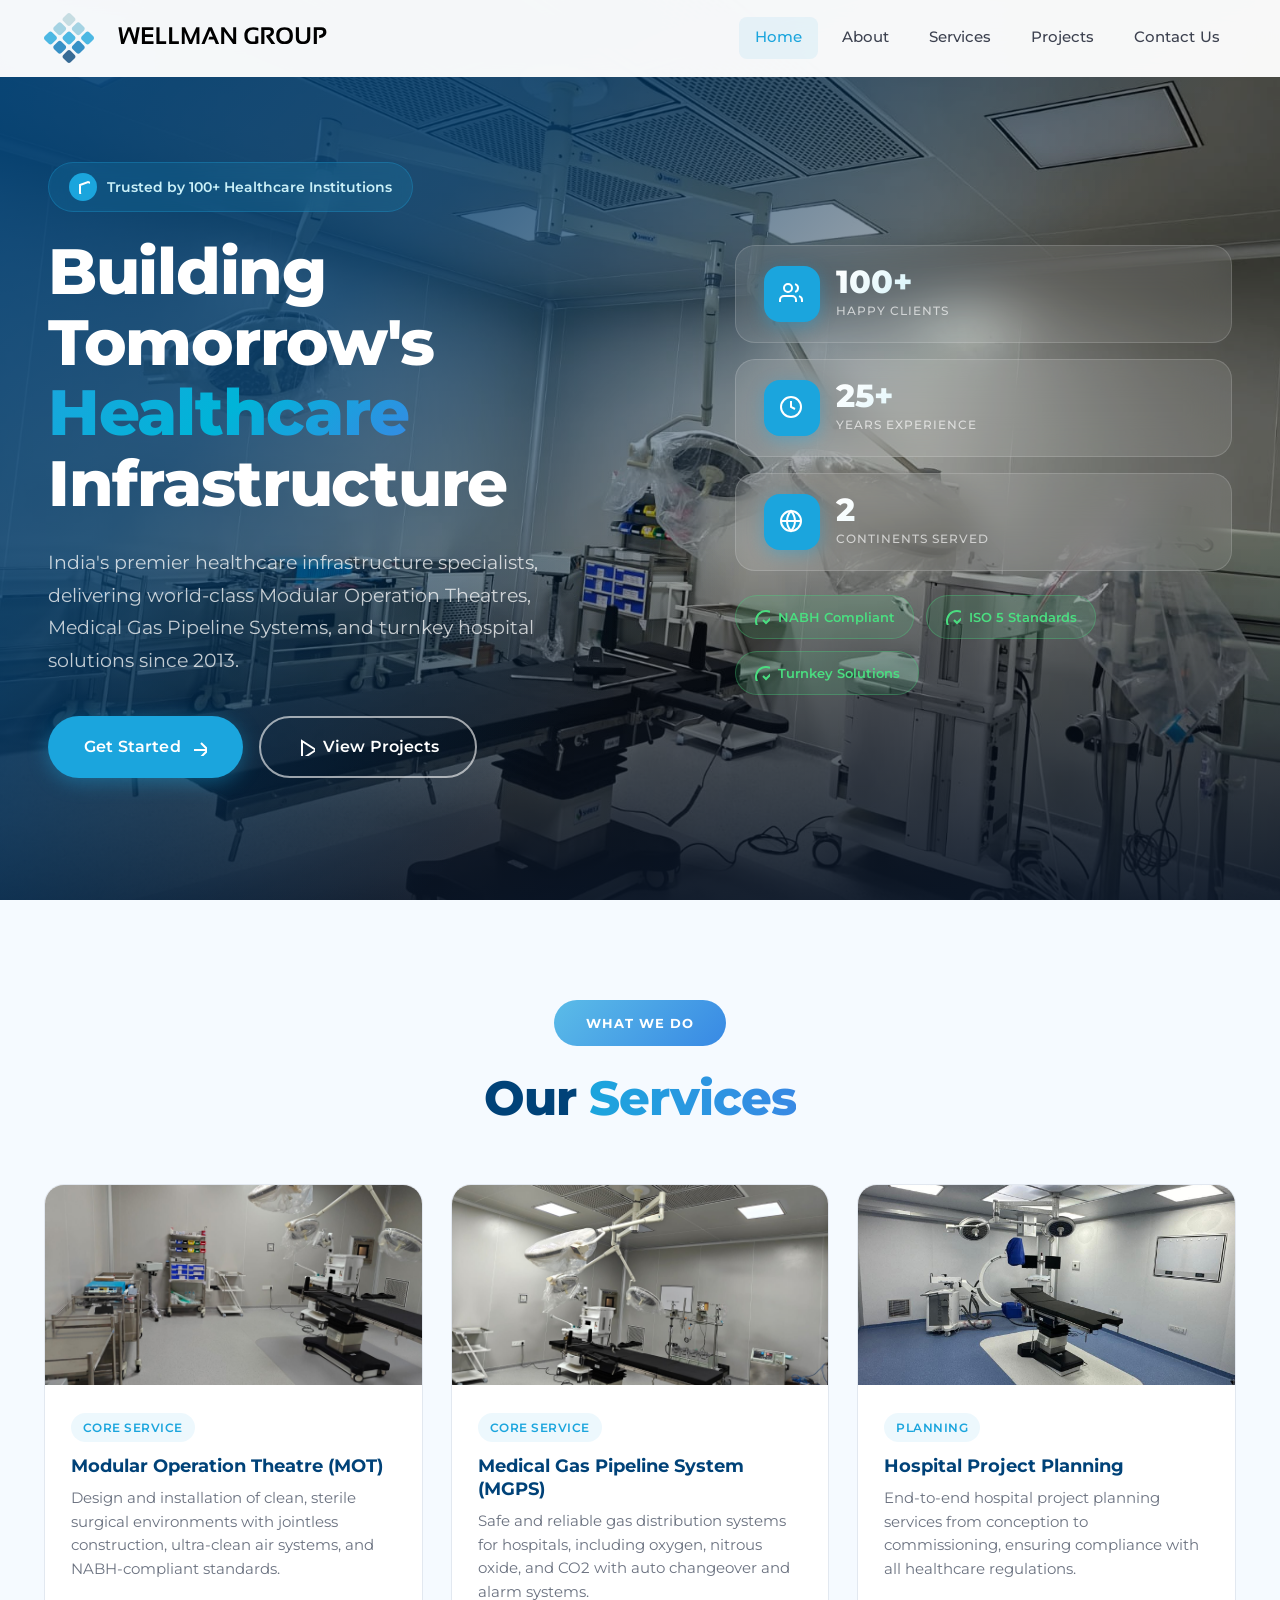
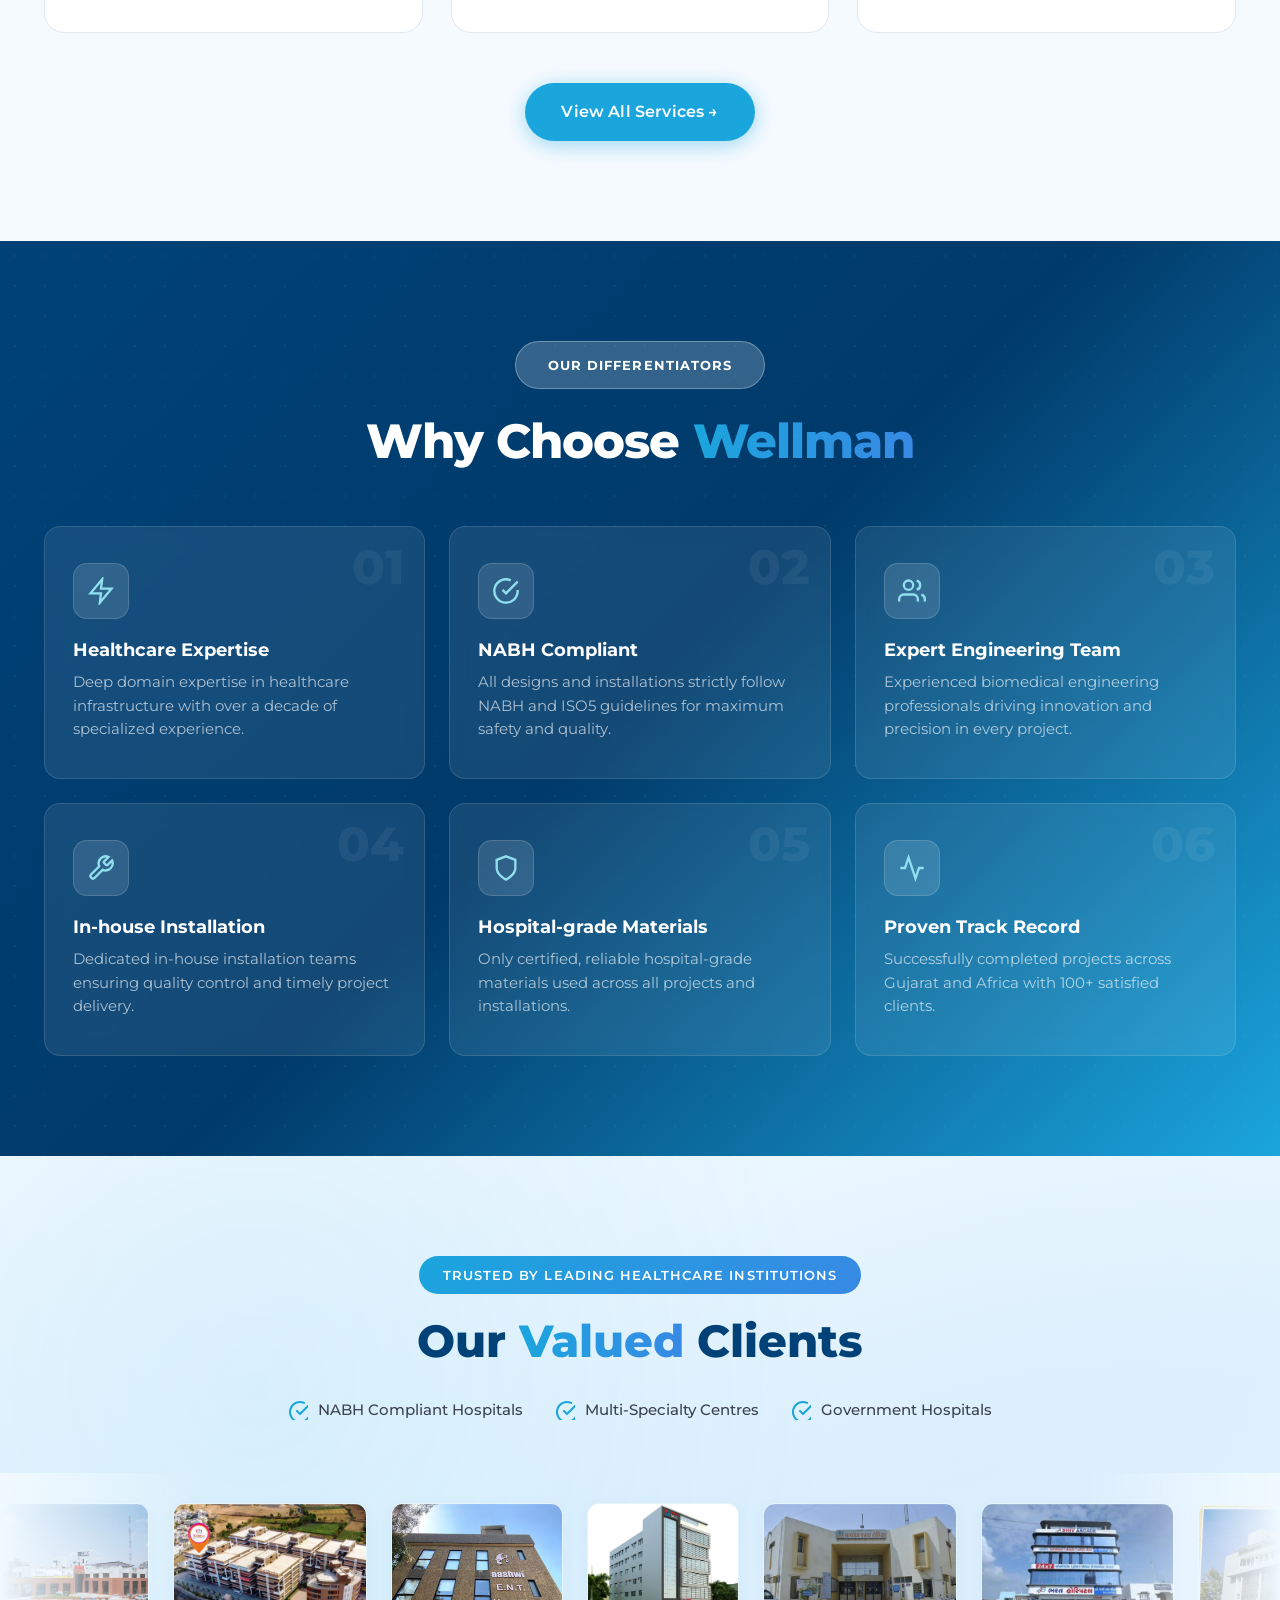
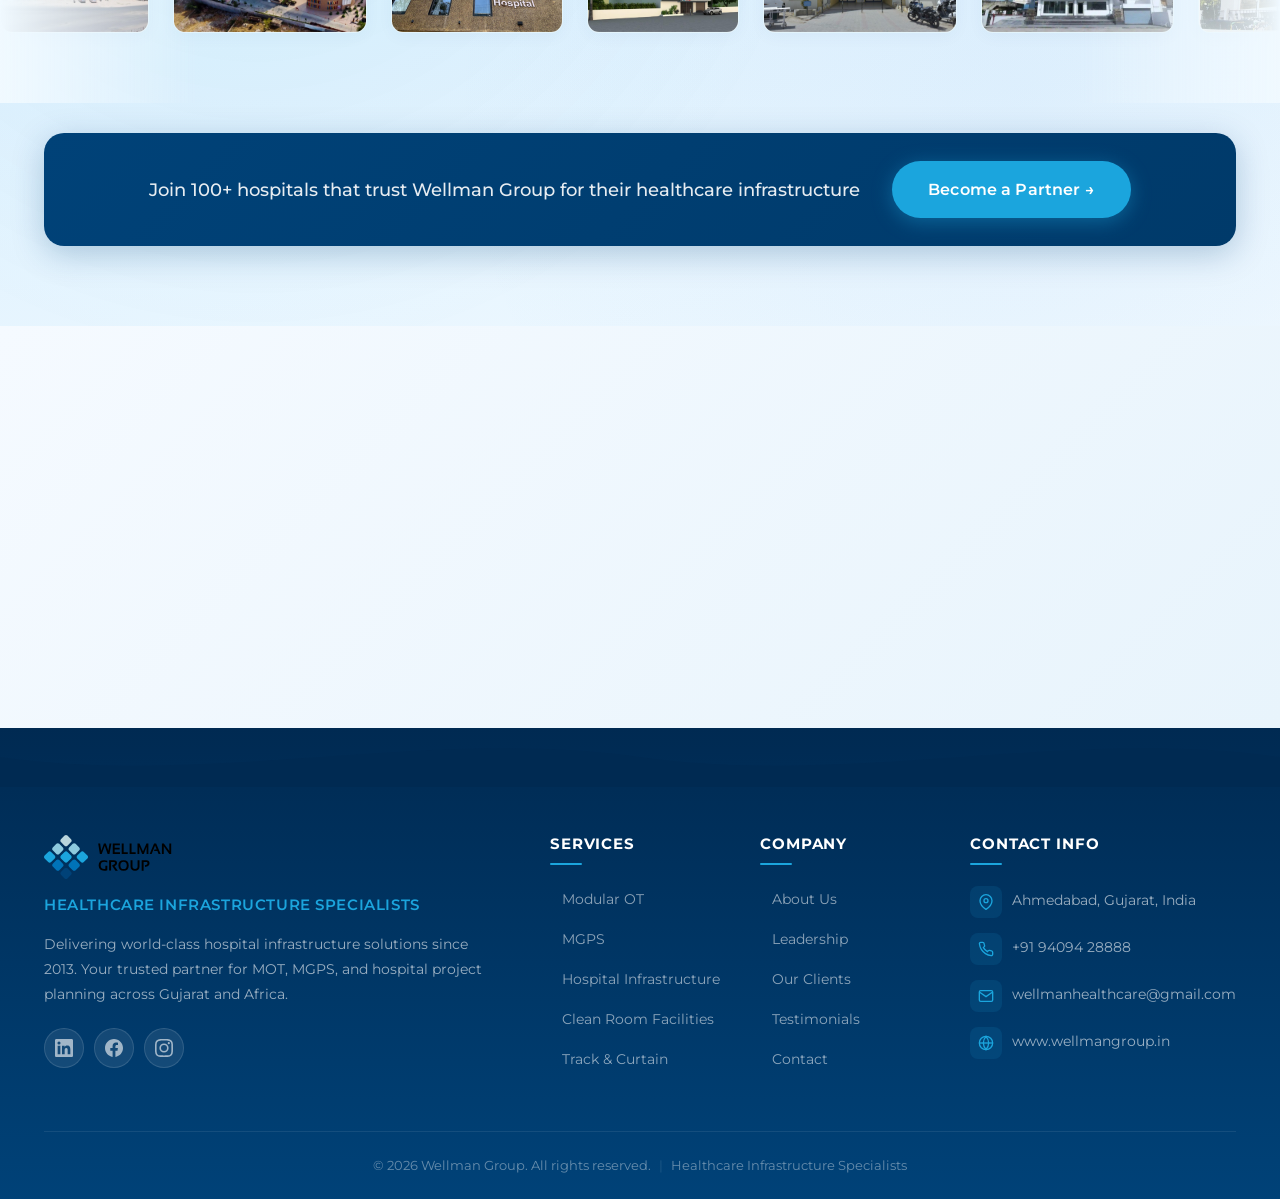
<file: index.html>
<!DOCTYPE html>
<html lang="en">
<head>
  <meta charset="UTF-8">
  <meta name="viewport" content="width=device-width, initial-scale=1.0">
  <title>Wellman Group | Healthcare Infrastructure Specialists</title>
  <meta name="description" content="Wellman Group - Leading healthcare infrastructure specialists in Modular Operation Theatres, Medical Gas Pipeline Systems, and Hospital Project Planning. NABH compliant solutions since 2013.">
  <link rel="icon" type="image/svg+xml" href="images/logo-mini.svg">
  <link rel="preconnect" href="https://fonts.googleapis.com">
  <link rel="preconnect" href="https://fonts.gstatic.com" crossorigin>
  <link href="https://fonts.googleapis.com/css2?family=Montserrat:wght@400;500;600;700;800;900&display=swap" rel="stylesheet">
  <link rel="stylesheet" href="styles.css">
</head>
<body>

  <!-- ===== NAVBAR ===== -->
  <nav class="navbar" id="navbar">
    <div class="container nav-container">
      <a href="index.html" class="nav-logo">
        <img src="images/logo.svg" alt="Wellman Group Logo">
      </a>
      <div class="nav-links" id="navLinks">
        <a href="index.html" class="active">Home</a>
        <a href="about.html">About</a>
        <a href="services.html">Services</a>
        <a href="projects.html">Projects</a>
        <a href="contact.html" class="btn btn-nav">Contact Us</a>
      </div>
      <button class="nav-toggle" id="navToggle" aria-label="Toggle navigation">
        <span></span><span></span><span></span>
      </button>
    </div>
  </nav>

  <!-- ===== HERO ULTRA ===== -->
  <section class="hero-ultra">
    <div class="hero-ultra-bg">
      <img src="images/ot_2.jpeg" alt="Healthcare Infrastructure">
      <div class="hero-ultra-overlay"></div>
    </div>
    
    <div class="hero-ultra-inner container">
      <div class="hero-ultra-left">
        <div class="hero-tagline-chip">
          <span class="htc-icon">
            <svg width="16" height="16" fill="none" stroke="currentColor" stroke-width="2"><path d="M12 22s8-4 8-10V5l-8-3-8 3v7c0 6 8 10 8 10z"/></svg>
          </span>
          Trusted by 100+ Healthcare Institutions
        </div>
        
        <h1 class="hero-ultra-title">
          Building Tomorrow's <span class="hu-gradient">Healthcare</span> Infrastructure
        </h1>
        
        <p class="hero-ultra-subtitle">
          India's premier healthcare infrastructure specialists, delivering world-class Modular Operation Theatres, Medical Gas Pipeline Systems, and turnkey hospital solutions since 2013.
        </p>
        
        <div class="hero-ultra-cta">
          <a href="contact.html" class="btn btn-primary btn-lg">
            <span>Get Started</span>
            <svg width="18" height="18" fill="none" stroke="currentColor" stroke-width="2"><path d="M5 12h14M12 5l7 7-7 7"/></svg>
          </a>
          <a href="projects.html" class="btn btn-outline btn-lg">
            <svg width="18" height="18" fill="none" stroke="currentColor" stroke-width="2"><polygon points="5 3 19 12 5 21 5 3"/></svg>
            <span>View Projects</span>
          </a>
        </div>
      </div>
      
      <div class="hero-ultra-right">
        <!-- Stats cards -->
        <div class="hero-stats-grid">
          <div class="hero-stat-card">
            <div class="hsc-icon">
              <svg width="28" height="28" fill="none" stroke="currentColor" stroke-width="2"><path d="M17 21v-2a4 4 0 0 0-4-4H5a4 4 0 0 0-4 4v2"/><circle cx="9" cy="7" r="4"/><path d="M23 21v-2a4 4 0 0 0-3-3.87M16 3.13a4 4 0 0 1 0 7.75"/></svg>
            </div>
            <div class="hsc-content">
              <span class="hsc-num">100+</span>
              <span class="hsc-label">Happy Clients</span>
            </div>
          </div>
          
          <div class="hero-stat-card">
            <div class="hsc-icon">
              <svg width="28" height="28" fill="none" stroke="currentColor" stroke-width="2"><circle cx="12" cy="12" r="10"/><polyline points="12 6 12 12 16 14"/></svg>
            </div>
            <div class="hsc-content">
              <span class="hsc-num">25+</span>
              <span class="hsc-label">Years Experience</span>
            </div>
          </div>
          
          <div class="hero-stat-card">
            <div class="hsc-icon">
              <svg width="28" height="28" fill="none" stroke="currentColor" stroke-width="2"><circle cx="12" cy="12" r="10"/><line x1="2" y1="12" x2="22" y2="12"/><path d="M12 2a15.3 15.3 0 0 1 4 10 15.3 15.3 0 0 1-4 10 15.3 15.3 0 0 1-4-10 15.3 15.3 0 0 1 4-10z"/></svg>
            </div>
            <div class="hsc-content">
              <span class="hsc-num">2</span>
              <span class="hsc-label">Continents Served</span>
            </div>
          </div>
        </div>
        
        <!-- Feature pills -->
        <div class="hero-features">
          <div class="hero-feature-pill">
            <svg width="16" height="16" fill="none" stroke="currentColor" stroke-width="2"><path d="M22 11.08V12a10 10 0 1 1-5.93-9.14"/><polyline points="22 4 12 14.01 9 11.01"/></svg>
            NABH Compliant
          </div>
          <div class="hero-feature-pill">
            <svg width="16" height="16" fill="none" stroke="currentColor" stroke-width="2"><path d="M22 11.08V12a10 10 0 1 1-5.93-9.14"/><polyline points="22 4 12 14.01 9 11.01"/></svg>
            ISO 5 Standards
          </div>
          <div class="hero-feature-pill">
            <svg width="16" height="16" fill="none" stroke="currentColor" stroke-width="2"><path d="M22 11.08V12a10 10 0 1 1-5.93-9.14"/><polyline points="22 4 12 14.01 9 11.01"/></svg>
            Turnkey Solutions
          </div>
        </div>
      </div>
    </div>
  </section>

  <!-- ===== SERVICES PREVIEW ===== -->
  <section class="section section-alt">
    <div class="container">
      <div class="section-header-new">
        <span class="shn-eyebrow">What We Do</span>
        <h2>Our <span class="shn-highlight">Services</span></h2>
      </div>
      <div class="services-grid">
        <div class="service-card fade-up">
          <div class="service-card-img">
            <img src="images/ot_3.jpeg" alt="Modular Operation Theatre">
          </div>
          <div class="service-card-body">
            <div class="service-tag">Core Service</div>
            <h3>Modular Operation Theatre (MOT)</h3>
            <p>Design and installation of clean, sterile surgical environments with jointless construction, ultra-clean air systems, and NABH-compliant standards.</p>
          </div>
        </div>
        <div class="service-card fade-up">
          <div class="service-card-img">
            <img src="images/ot_7.jpeg" alt="Medical Gas Pipeline System">
          </div>
          <div class="service-card-body">
            <div class="service-tag">Core Service</div>
            <h3>Medical Gas Pipeline System (MGPS)</h3>
            <p>Safe and reliable gas distribution systems for hospitals, including oxygen, nitrous oxide, and CO2 with auto changeover and alarm systems.</p>
          </div>
        </div>
        <div class="service-card fade-up">
          <div class="service-card-img">
            <img src="images/ot_19.jpeg" alt="Hospital Project Planning">
          </div>
          <div class="service-card-body">
            <div class="service-tag">Planning</div>
            <h3>Hospital Project Planning</h3>
            <p>End-to-end hospital project planning services from conception to commissioning, ensuring compliance with all healthcare regulations.</p>
          </div>
        </div>
      </div>
      <div class="section-cta-center fade-up">
        <a href="services.html" class="btn btn-primary">View All Services &rarr;</a>
      </div>
    </div>
  </section>

  <!-- ===== WHY CHOOSE US (Brief) ===== -->
  <section class="why-section">
    <div class="why-bg-pattern"></div>
    <div class="container">
      <div class="section-header-new section-header-white">
        <span class="shn-eyebrow shn-eyebrow-white">Our Differentiators</span>
        <h2>Why Choose <span class="shn-highlight">Wellman</span></h2>
      </div>
      <div class="why-features-grid">
        <div class="why-feature-card fade-up">
          <div class="wfc-number">01</div>
          <div class="wfc-icon">
            <svg width="28" height="28" viewBox="0 0 24 24" fill="none" stroke="currentColor" stroke-width="2"><path d="M13 2L3 14h9l-1 8 10-12h-9l1-8z"/></svg>
          </div>
          <h3>Healthcare Expertise</h3>
          <p>Deep domain expertise in healthcare infrastructure with over a decade of specialized experience.</p>
        </div>
        <div class="why-feature-card fade-up">
          <div class="wfc-number">02</div>
          <div class="wfc-icon">
            <svg width="28" height="28" viewBox="0 0 24 24" fill="none" stroke="currentColor" stroke-width="2"><path d="M22 11.08V12a10 10 0 1 1-5.93-9.14"/><polyline points="22 4 12 14.01 9 11.01"/></svg>
          </div>
          <h3>NABH Compliant</h3>
          <p>All designs and installations strictly follow NABH and ISO5 guidelines for maximum safety and quality.</p>
        </div>
        <div class="why-feature-card fade-up">
          <div class="wfc-number">03</div>
          <div class="wfc-icon">
            <svg width="28" height="28" viewBox="0 0 24 24" fill="none" stroke="currentColor" stroke-width="2"><path d="M17 21v-2a4 4 0 0 0-4-4H5a4 4 0 0 0-4 4v2"/><circle cx="9" cy="7" r="4"/><path d="M23 21v-2a4 4 0 0 0-3-3.87"/><path d="M16 3.13a4 4 0 0 1 0 7.75"/></svg>
          </div>
          <h3>Expert Engineering Team</h3>
          <p>Experienced biomedical engineering professionals driving innovation and precision in every project.</p>
        </div>
        <div class="why-feature-card fade-up">
          <div class="wfc-number">04</div>
          <div class="wfc-icon">
            <svg width="28" height="28" viewBox="0 0 24 24" fill="none" stroke="currentColor" stroke-width="2"><path d="M14.7 6.3a1 1 0 0 0 0 1.4l1.6 1.6a1 1 0 0 0 1.4 0l3.77-3.77a6 6 0 0 1-7.94 7.94l-6.91 6.91a2.12 2.12 0 0 1-3-3l6.91-6.91a6 6 0 0 1 7.94-7.94l-3.76 3.76z"/></svg>
          </div>
          <h3>In-house Installation</h3>
          <p>Dedicated in-house installation teams ensuring quality control and timely project delivery.</p>
        </div>
        <div class="why-feature-card fade-up">
          <div class="wfc-number">05</div>
          <div class="wfc-icon">
            <svg width="28" height="28" viewBox="0 0 24 24" fill="none" stroke="currentColor" stroke-width="2"><path d="M12 22s8-4 8-10V5l-8-3-8 3v7c0 6 8 10 8 10z"/></svg>
          </div>
          <h3>Hospital-grade Materials</h3>
          <p>Only certified, reliable hospital-grade materials used across all projects and installations.</p>
        </div>
        <div class="why-feature-card fade-up">
          <div class="wfc-number">06</div>
          <div class="wfc-icon">
            <svg width="28" height="28" viewBox="0 0 24 24" fill="none" stroke="currentColor" stroke-width="2"><polyline points="22 12 18 12 15 21 9 3 6 12 2 12"/></svg>
          </div>
          <h3>Proven Track Record</h3>
          <p>Successfully completed projects across Gujarat and Africa with 100+ satisfied clients.</p>
        </div>
      </div>
    </div>
  </section>

  <!-- ===== CLIENTS PREVIEW ===== -->
  <section class="clients-section-new">
    <div class="clients-bg-pattern"></div>
    <div class="container">
      <div class="clients-header-new fade-up">
        <span class="clients-eyebrow">Trusted by Leading Healthcare Institutions</span>
        <h2>Our <span class="clients-highlight">Valued</span> Clients</h2>
        <div class="clients-trust-badges">
          <div class="ctb-item">
            <svg width="20" height="20" fill="none" stroke="currentColor" stroke-width="2" stroke-linecap="round" stroke-linejoin="round"><path d="M22 11.08V12a10 10 0 1 1-5.93-9.14"/><polyline points="22 4 12 14.01 9 11.01"/></svg>
            <span>NABH Compliant Hospitals</span>
          </div>
          <div class="ctb-item">
            <svg width="20" height="20" fill="none" stroke="currentColor" stroke-width="2" stroke-linecap="round" stroke-linejoin="round"><path d="M22 11.08V12a10 10 0 1 1-5.93-9.14"/><polyline points="22 4 12 14.01 9 11.01"/></svg>
            <span>Multi-Specialty Centres</span>
          </div>
          <div class="ctb-item">
            <svg width="20" height="20" fill="none" stroke="currentColor" stroke-width="2" stroke-linecap="round" stroke-linejoin="round"><path d="M22 11.08V12a10 10 0 1 1-5.93-9.14"/><polyline points="22 4 12 14.01 9 11.01"/></svg>
            <span>Government Hospitals</span>
          </div>
        </div>
      </div>
    </div>

    <!-- Modern Client Logo Grid -->
    <div class="clients-logo-showcase">
      <div class="cls-track cls-track-1">
        <div class="cls-logo-card"><img src="images/hcg_hospital.png" alt="HCG Hospital"></div>
        <div class="cls-logo-card"><img src="images/kimaya_hospital.png" alt="Kimaya Hospital"></div>
        <div class="cls-logo-card"><img src="images/aashwi_ent.png" alt="Aashwi ENT"></div>
        <div class="cls-logo-card"><img src="images/aayush_hospital.png" alt="Aayush Hospital"></div>
        <div class="cls-logo-card"><img src="images/bhagyoday_hospital.png" alt="Bhagyoday Hospital"></div>
        <div class="cls-logo-card"><img src="images/bharat_hospital.png" alt="Bharat Hospital"></div>
        <div class="cls-logo-card"><img src="images/vasant_prabha.png" alt="Vasant Prabha"></div>
        <!-- Duplicate for loop -->
        <div class="cls-logo-card"><img src="images/hcg_hospital.png" alt="HCG Hospital"></div>
        <div class="cls-logo-card"><img src="images/kimaya_hospital.png" alt="Kimaya Hospital"></div>
        <div class="cls-logo-card"><img src="images/aashwi_ent.png" alt="Aashwi ENT"></div>
        <div class="cls-logo-card"><img src="images/aayush_hospital.png" alt="Aayush Hospital"></div>
        <div class="cls-logo-card"><img src="images/bhagyoday_hospital.png" alt="Bhagyoday Hospital"></div>
        <div class="cls-logo-card"><img src="images/bharat_hospital.png" alt="Bharat Hospital"></div>
        <div class="cls-logo-card"><img src="images/vasant_prabha.png" alt="Vasant Prabha"></div>
      </div>
    </div>

    <div class="container">
      <div class="clients-cta-bar fade-up">
        <p>Join 100+ hospitals that trust Wellman Group for their healthcare infrastructure</p>
        <a href="contact.html" class="btn btn-primary">Become a Partner &rarr;</a>
      </div>
    </div>
  </section>

  <!-- ===== CTA BANNER ===== -->
  <section class="cta-banner">
    <div class="container">
      <div class="cta-banner-inner fade-up">
        <div class="cta-banner-text">
          <h2>Ready to Transform Your Healthcare Facility?</h2>
          <p>Let's discuss how we can help you build world-class medical infrastructure.</p>
        </div>
        <div class="cta-banner-actions">
          <a href="contact.html" class="btn btn-primary btn-lg">Get a Free Consultation</a>
          <a href="tel:+919409428888" class="btn btn-outline btn-lg">Call +91 94094 28888</a>
        </div>
      </div>
    </div>
  </section>

  <!-- ===== FOOTER ===== -->
  <footer class="footer">
    <div class="footer-top-wave">
      <svg viewBox="0 0 1440 80" fill="none" xmlns="http://www.w3.org/2000/svg" preserveAspectRatio="none">
        <path d="M0 40C240 80 480 0 720 40C960 80 1200 0 1440 40V80H0V40Z" fill="currentColor"/>
      </svg>
    </div>
    <div class="container">
      <div class="footer-main">
        <div class="footer-brand-col">
          <img src="images/footer-logo.svg" alt="Wellman Group" class="footer-logo">
          <p class="footer-tagline">Healthcare Infrastructure Specialists</p>
          <p class="footer-desc">Delivering world-class hospital infrastructure solutions since 2013. Your trusted partner for MOT, MGPS, and hospital project planning across Gujarat and Africa.</p>
          <div class="footer-social">
            <a href="#" class="footer-social-icon" aria-label="LinkedIn">
              <svg width="18" height="18" viewBox="0 0 24 24" fill="currentColor"><path d="M20.447 20.452h-3.554v-5.569c0-1.328-.027-3.037-1.852-3.037-1.853 0-2.136 1.445-2.136 2.939v5.667H9.351V9h3.414v1.561h.046c.477-.9 1.637-1.85 3.37-1.85 3.601 0 4.267 2.37 4.267 5.455v6.286zM5.337 7.433a2.062 2.062 0 01-2.063-2.065 2.064 2.064 0 112.063 2.065zm1.782 13.019H3.555V9h3.564v11.452zM22.225 0H1.771C.792 0 0 .774 0 1.729v20.542C0 23.227.792 24 1.771 24h20.451C23.2 24 24 23.227 24 22.271V1.729C24 .774 23.2 0 22.222 0h.003z"/></svg>
            </a>
            <a href="#" class="footer-social-icon" aria-label="Facebook">
              <svg width="18" height="18" viewBox="0 0 24 24" fill="currentColor"><path d="M24 12.073c0-6.627-5.373-12-12-12s-12 5.373-12 12c0 5.99 4.388 10.954 10.125 11.854v-8.385H7.078v-3.47h3.047V9.43c0-3.007 1.792-4.669 4.533-4.669 1.312 0 2.686.235 2.686.235v2.953H15.83c-1.491 0-1.956.925-1.956 1.874v2.25h3.328l-.532 3.47h-2.796v8.385C19.612 23.027 24 18.062 24 12.073z"/></svg>
            </a>
            <a href="#" class="footer-social-icon" aria-label="Instagram">
              <svg width="18" height="18" viewBox="0 0 24 24" fill="currentColor"><path d="M12 2.163c3.204 0 3.584.012 4.85.07 3.252.148 4.771 1.691 4.919 4.919.058 1.265.069 1.645.069 4.849 0 3.205-.012 3.584-.069 4.849-.149 3.225-1.664 4.771-4.919 4.919-1.266.058-1.644.07-4.85.07-3.204 0-3.584-.012-4.849-.07-3.26-.149-4.771-1.699-4.919-4.92-.058-1.265-.07-1.644-.07-4.849 0-3.204.013-3.583.07-4.849.149-3.227 1.664-4.771 4.919-4.919 1.266-.057 1.645-.069 4.849-.069zM12 0C8.741 0 8.333.014 7.053.072 2.695.272.273 2.69.073 7.052.014 8.333 0 8.741 0 12c0 3.259.014 3.668.072 4.948.2 4.358 2.618 6.78 6.98 6.98C8.333 23.986 8.741 24 12 24c3.259 0 3.668-.014 4.948-.072 4.354-.2 6.782-2.618 6.979-6.98.059-1.28.073-1.689.073-4.948 0-3.259-.014-3.667-.072-4.947-.196-4.354-2.617-6.78-6.979-6.98C15.668.014 15.259 0 12 0zm0 5.838a6.162 6.162 0 100 12.324 6.162 6.162 0 000-12.324zM12 16a4 4 0 110-8 4 4 0 010 8zm6.406-11.845a1.44 1.44 0 100 2.881 1.44 1.44 0 000-2.881z"/></svg>
            </a>
          </div>
        </div>
        <div class="footer-nav-cols">
          <div class="footer-col">
            <h4>Services</h4>
            <div class="footer-links">
              <a href="services.html#mot"><span class="fl-arrow">&rsaquo;</span> Modular OT</a>
              <a href="services.html#mgps"><span class="fl-arrow">&rsaquo;</span> MGPS</a>
              <a href="services.html"><span class="fl-arrow">&rsaquo;</span> Hospital Infrastructure</a>
              <a href="services.html"><span class="fl-arrow">&rsaquo;</span> Clean Room Facilities</a>
              <a href="services.html"><span class="fl-arrow">&rsaquo;</span> Track &amp; Curtain</a>
            </div>
          </div>
          <div class="footer-col">
            <h4>Company</h4>
            <div class="footer-links">
              <a href="about.html"><span class="fl-arrow">&rsaquo;</span> About Us</a>
              <a href="about.html#team"><span class="fl-arrow">&rsaquo;</span> Leadership</a>
              <a href="projects.html#clients"><span class="fl-arrow">&rsaquo;</span> Our Clients</a>
              <a href="projects.html#testimonials"><span class="fl-arrow">&rsaquo;</span> Testimonials</a>
              <a href="contact.html"><span class="fl-arrow">&rsaquo;</span> Contact</a>
            </div>
          </div>
          <div class="footer-col">
            <h4>Contact Info</h4>
            <div class="footer-contact-list">
              <div class="fcl-item">
                <div class="fcl-icon">
                  <svg width="16" height="16" viewBox="0 0 24 24" fill="none" stroke="currentColor" stroke-width="2"><path d="M21 10c0 7-9 13-9 13s-9-6-9-13a9 9 0 0 1 18 0z"/><circle cx="12" cy="10" r="3"/></svg>
                </div>
                <span>Ahmedabad, Gujarat, India</span>
              </div>
              <div class="fcl-item">
                <div class="fcl-icon">
                  <svg width="16" height="16" viewBox="0 0 24 24" fill="none" stroke="currentColor" stroke-width="2"><path d="M22 16.92v3a2 2 0 0 1-2.18 2 19.79 19.79 0 0 1-8.63-3.07 19.5 19.5 0 0 1-6-6 19.79 19.79 0 0 1-3.07-8.67A2 2 0 0 1 4.11 2h3a2 2 0 0 1 2 1.72c.127.96.361 1.903.7 2.81a2 2 0 0 1-.45 2.11L8.09 9.91a16 16 0 0 0 6 6l1.27-1.27a2 2 0 0 1 2.11-.45c.907.339 1.85.573 2.81.7A2 2 0 0 1 22 16.92z"/></svg>
                </div>
                <a href="tel:+919409428888">+91 94094 28888</a>
              </div>
              <div class="fcl-item">
                <div class="fcl-icon">
                  <svg width="16" height="16" viewBox="0 0 24 24" fill="none" stroke="currentColor" stroke-width="2"><path d="M4 4h16c1.1 0 2 .9 2 2v12c0 1.1-.9 2-2 2H4c-1.1 0-2-.9-2-2V6c0-1.1.9-2 2-2z"/><polyline points="22,6 12,13 2,6"/></svg>
                </div>
                <a href="mailto:wellmanhealthcare@gmail.com">wellmanhealthcare@gmail.com</a>
              </div>
              <div class="fcl-item">
                <div class="fcl-icon">
                  <svg width="16" height="16" viewBox="0 0 24 24" fill="none" stroke="currentColor" stroke-width="2"><circle cx="12" cy="12" r="10"/><line x1="2" y1="12" x2="22" y2="12"/><path d="M12 2a15.3 15.3 0 0 1 4 10 15.3 15.3 0 0 1-4 10 15.3 15.3 0 0 1-4-10 15.3 15.3 0 0 1 4-10z"/></svg>
                </div>
                <a href="https://www.wellmangroup.in" target="_blank" rel="noopener">www.wellmangroup.in</a>
              </div>
            </div>
          </div>
        </div>
      </div>
      <div class="footer-bottom">
        <div class="footer-bottom-inner">
          <span>&copy; 2026 Wellman Group. All rights reserved.</span>
          <span class="footer-bottom-sep">|</span>
          <span>Healthcare Infrastructure Specialists</span>
        </div>
      </div>
    </div>
  </footer>

  <!-- Scroll to top -->
  <button class="scroll-top" id="scrollTop" aria-label="Scroll to top">&#9650;</button>

  <!-- ===== JavaScript ===== -->
  <script>
    // Navbar scroll effect
    const navbar = document.getElementById('navbar');
    const scrollTopBtn = document.getElementById('scrollTop');

    window.addEventListener('scroll', () => {
      navbar.classList.toggle('scrolled', window.scrollY > 50);
      scrollTopBtn.classList.toggle('visible', window.scrollY > 400);
    });

    // Scroll to top
    scrollTopBtn.addEventListener('click', () => {
      window.scrollTo({ top: 0, behavior: 'smooth' });
    });

    // Mobile nav toggle
    const navToggle = document.getElementById('navToggle');
    const navLinks = document.getElementById('navLinks');

    navToggle.addEventListener('click', () => {
      navLinks.classList.toggle('active');
      // Animate hamburger
      const spans = navToggle.querySelectorAll('span');
      if (navLinks.classList.contains('active')) {
        spans[0].style.transform = 'rotate(45deg) translate(6px, 6px)';
        spans[1].style.opacity = '0';
        spans[2].style.transform = 'rotate(-45deg) translate(6px, -6px)';
      } else {
        spans[0].style.transform = '';
        spans[1].style.opacity = '';
        spans[2].style.transform = '';
      }
    });

    // Close mobile nav on link click
    navLinks.querySelectorAll('a').forEach(link => {
      link.addEventListener('click', () => {
        navLinks.classList.remove('active');
        const spans = navToggle.querySelectorAll('span');
        spans[0].style.transform = '';
        spans[1].style.opacity = '';
        spans[2].style.transform = '';
      });
    });

    // Scroll reveal (Intersection Observer)
    const observerOptions = {
      threshold: 0.1,
      rootMargin: '0px 0px -30px 0px'
    };

    const observer = new IntersectionObserver((entries) => {
      entries.forEach(entry => {
        if (entry.isIntersecting) {
          entry.target.classList.add('visible');
          observer.unobserve(entry.target);
        }
      });
    }, observerOptions);

    document.querySelectorAll('.fade-up').forEach(el => {
      observer.observe(el);
    });
  </script>

</body>
</html>
</file>
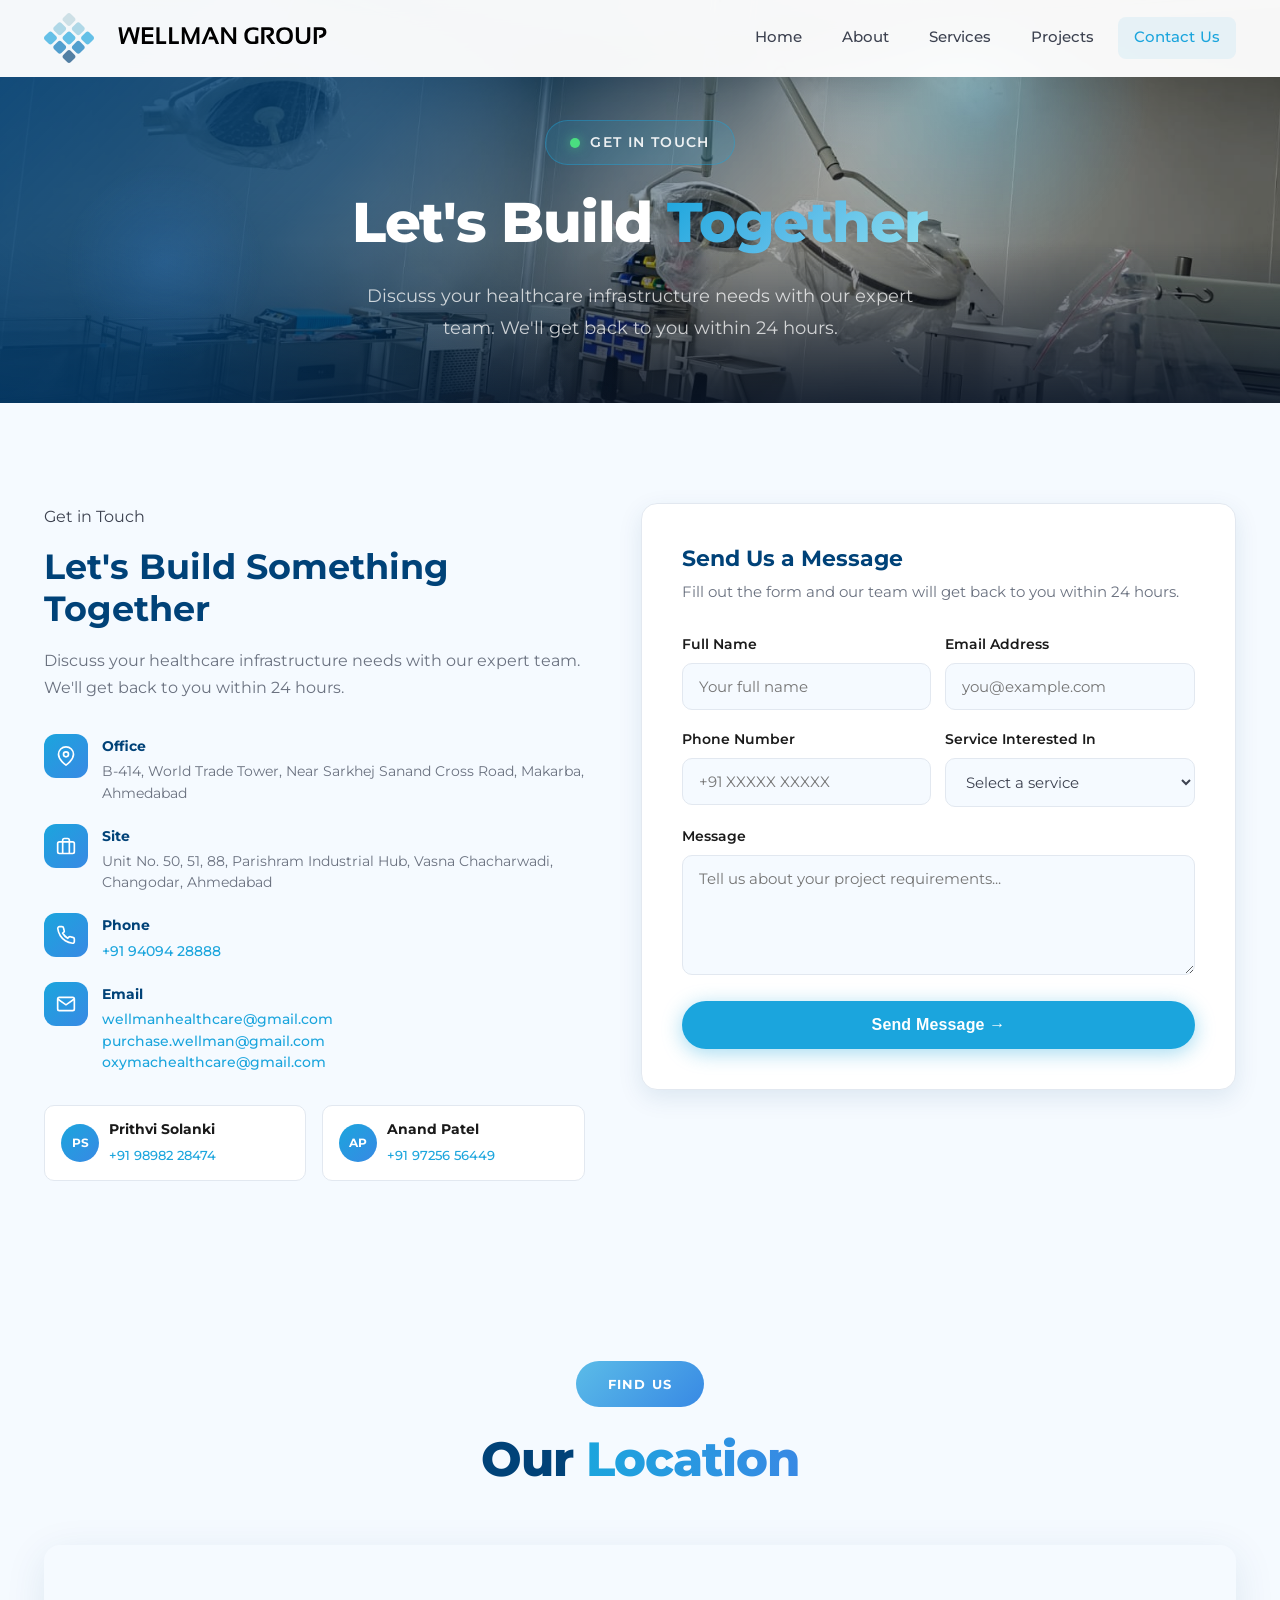
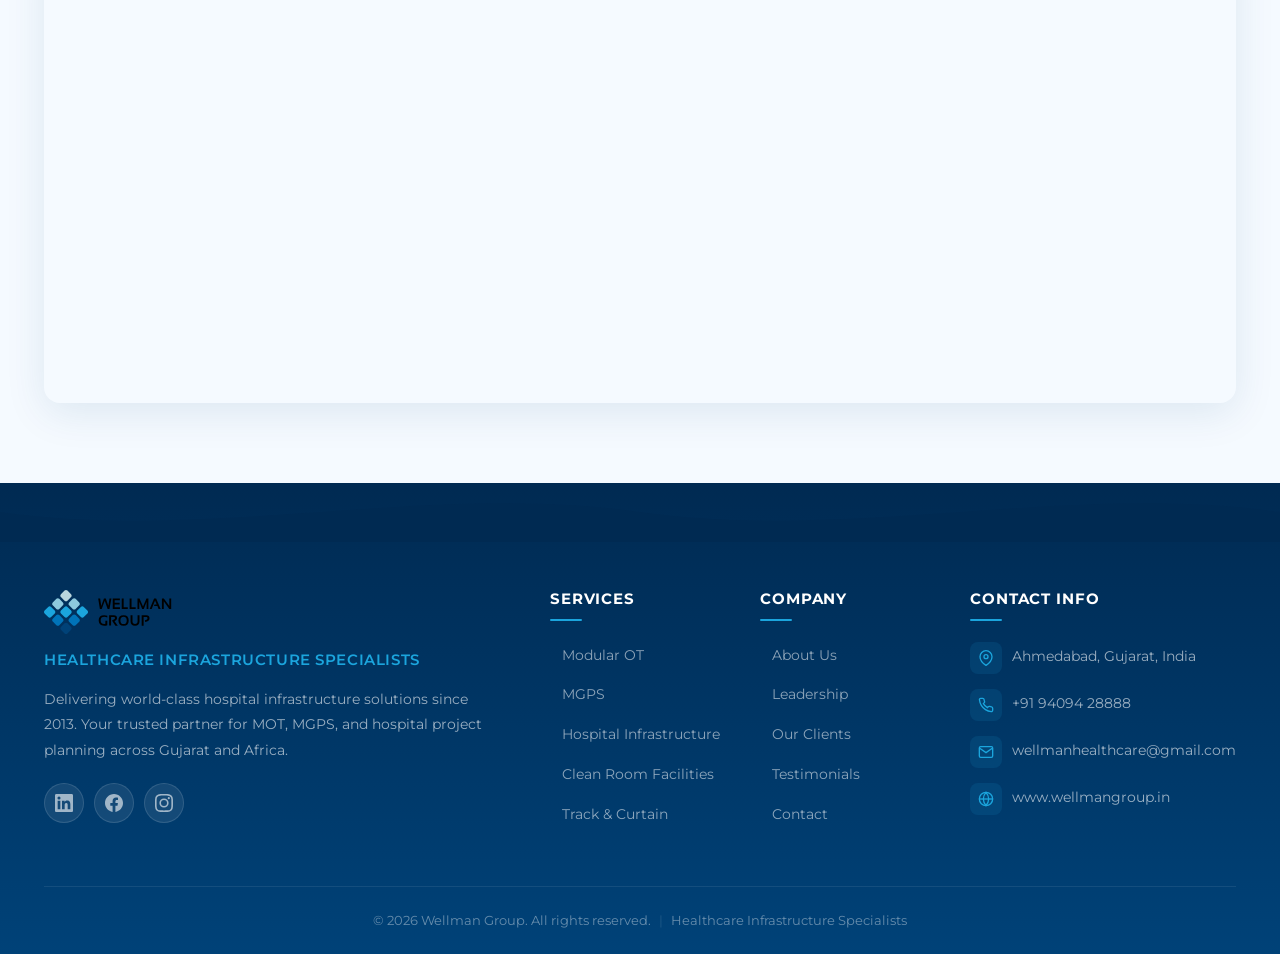
<file: contact.html>
<!DOCTYPE html>
<html lang="en">
<head>
  <meta charset="UTF-8">
  <meta name="viewport" content="width=device-width, initial-scale=1.0">
  <title>Contact Us | Wellman Group - Healthcare Infrastructure Specialists</title>
  <meta name="description" content="Get in touch with Wellman Group for healthcare infrastructure solutions. Contact us for Modular Operation Theatres, MGPS, and Hospital Project Planning.">
  <link rel="icon" type="image/svg+xml" href="images/logo-mini.svg">
  <link rel="preconnect" href="https://fonts.googleapis.com">
  <link rel="preconnect" href="https://fonts.gstatic.com" crossorigin>
  <link href="https://fonts.googleapis.com/css2?family=Montserrat:wght@400;500;600;700;800;900&display=swap" rel="stylesheet">
  <link rel="stylesheet" href="styles.css">
</head>
<body>

  <!-- ===== NAVBAR ===== -->
  <nav class="navbar" id="navbar">
    <div class="container nav-container">
      <a href="index.html" class="nav-logo">
        <img src="images/logo.svg" alt="Wellman Group Logo">
      </a>
      <div class="nav-links" id="navLinks">
        <a href="index.html">Home</a>
        <a href="about.html">About</a>
        <a href="services.html">Services</a>
        <a href="projects.html">Projects</a>
        <a href="contact.html" class="btn btn-nav active">Contact Us</a>
      </div>
      <button class="nav-toggle" id="navToggle" aria-label="Toggle navigation">
        <span></span><span></span><span></span>
      </button>
    </div>
  </nav>

  <!-- ===== PAGE HERO ===== -->
  <section class="page-hero page-hero-small">
    <div class="page-hero-bg">
      <img src="images/ot_2.jpeg" alt="Contact Us">
    </div>
    <div class="page-hero-overlay"></div>
    <div class="container page-hero-content">
      <span class="page-hero-label">Get in Touch</span>
      <h1>Let's Build <span class="hu-gradient">Together</span></h1>
      <p>Discuss your healthcare infrastructure needs with our expert team. We'll get back to you within 24 hours.</p>
    </div>
  </section>

  <!-- ===== CONTACT ===== -->
  <section class="contact-section" id="contact">
    <div class="container">
      <div class="contact-wrapper">
        <div class="contact-left">
          <div class="section-label">Get in Touch</div>
          <h2>Let's Build Something<br>Together</h2>
          <p class="contact-intro">Discuss your healthcare infrastructure needs with our expert team. We'll get back to you within 24 hours.</p>

          <div class="contact-info-items">
            <div class="cii-item">
              <div class="cii-icon">
                <svg width="20" height="20" viewBox="0 0 24 24" fill="none" stroke="currentColor" stroke-width="2"><path d="M21 10c0 7-9 13-9 13s-9-6-9-13a9 9 0 0 1 18 0z"/><circle cx="12" cy="10" r="3"/></svg>
              </div>
              <div>
                <strong>Office</strong>
                <p>B-414, World Trade Tower, Near Sarkhej Sanand Cross Road, Makarba, Ahmedabad</p>
              </div>
            </div>
            <div class="cii-item">
              <div class="cii-icon">
                <svg width="20" height="20" viewBox="0 0 24 24" fill="none" stroke="currentColor" stroke-width="2"><rect x="2" y="7" width="20" height="14" rx="2"/><path d="M16 21V5a2 2 0 0 0-2-2h-4a2 2 0 0 0-2 2v16"/></svg>
              </div>
              <div>
                <strong>Site</strong>
                <p>Unit No. 50, 51, 88, Parishram Industrial Hub, Vasna Chacharwadi, Changodar, Ahmedabad</p>
              </div>
            </div>
            <div class="cii-item">
              <div class="cii-icon">
                <svg width="20" height="20" viewBox="0 0 24 24" fill="none" stroke="currentColor" stroke-width="2"><path d="M22 16.92v3a2 2 0 0 1-2.18 2 19.79 19.79 0 0 1-8.63-3.07 19.5 19.5 0 0 1-6-6 19.79 19.79 0 0 1-3.07-8.67A2 2 0 0 1 4.11 2h3a2 2 0 0 1 2 1.72c.127.96.361 1.903.7 2.81a2 2 0 0 1-.45 2.11L8.09 9.91a16 16 0 0 0 6 6l1.27-1.27a2 2 0 0 1 2.11-.45c.907.339 1.85.573 2.81.7A2 2 0 0 1 22 16.92z"/></svg>
              </div>
              <div>
                <strong>Phone</strong>
                <p><a href="tel:+919409428888">+91 94094 28888</a></p>
              </div>
            </div>
            <div class="cii-item">
              <div class="cii-icon">
                <svg width="20" height="20" viewBox="0 0 24 24" fill="none" stroke="currentColor" stroke-width="2"><path d="M4 4h16c1.1 0 2 .9 2 2v12c0 1.1-.9 2-2 2H4c-1.1 0-2-.9-2-2V6c0-1.1.9-2 2-2z"/><polyline points="22,6 12,13 2,6"/></svg>
              </div>
              <div>
                <strong>Email</strong>
                <p>
                  <a href="mailto:wellmanhealthcare@gmail.com">wellmanhealthcare@gmail.com</a><br>
                  <a href="mailto:purchase.wellman@gmail.com">purchase.wellman@gmail.com</a><br>
                  <a href="mailto:oxymachealthcare@gmail.com">oxymachealthcare@gmail.com</a>
                </p>
              </div>
            </div>
          </div>

          <div class="contact-team-strip">
            <div class="cts-member">
              <div class="cts-avatar">PS</div>
              <div>
                <strong>Prithvi Solanki</strong>
                <a href="tel:+919898228474">+91 98982 28474</a>
              </div>
            </div>
            <div class="cts-member">
              <div class="cts-avatar">AP</div>
              <div>
                <strong>Anand Patel</strong>
                <a href="tel:+919725656449">+91 97256 56449</a>
              </div>
            </div>
          </div>
        </div>

        <div class="contact-right">
          <div class="contact-form-card">
            <h3>Send Us a Message</h3>
            <p class="cfc-subtitle">Fill out the form and our team will get back to you within 24 hours.</p>
            <form id="contactForm" onsubmit="handleFormSubmit(event)">
              <div class="cf-row">
                <div class="cf-group">
                  <label for="name">Full Name</label>
                  <input type="text" id="name" name="name" placeholder="Your full name" required>
                </div>
                <div class="cf-group">
                  <label for="email">Email Address</label>
                  <input type="email" id="email" name="email" placeholder="you@example.com" required>
                </div>
              </div>
              <div class="cf-row">
                <div class="cf-group">
                  <label for="phone">Phone Number</label>
                  <input type="tel" id="phone" name="phone" placeholder="+91 XXXXX XXXXX">
                </div>
                <div class="cf-group">
                  <label for="service">Service Interested In</label>
                  <select id="service" name="service">
                    <option value="">Select a service</option>
                    <option value="mot">Modular Operation Theatre</option>
                    <option value="mgps">Medical Gas Pipeline System</option>
                    <option value="track">Track &amp; Curtain System</option>
                    <option value="planning">Hospital Project Planning</option>
                    <option value="cleanroom">Clean Room Facilities</option>
                    <option value="other">Other</option>
                  </select>
                </div>
              </div>
              <div class="cf-group">
                <label for="message">Message</label>
                <textarea id="message" name="message" placeholder="Tell us about your project requirements..." required></textarea>
              </div>
              <button type="submit" class="btn btn-primary" style="width:100%;justify-content:center;">Send Message &rarr;</button>
            </form>
          </div>
        </div>
      </div>
    </div>
  </section>

  <!-- ===== MAP SECTION ===== -->
  <section class="map-section">
    <div class="container">
      <div class="section-header-new">
        <span class="shn-eyebrow">Find Us</span>
        <h2>Our <span class="shn-highlight">Location</span></h2>
      </div>
      <div class="map-wrapper">
        <iframe 
          src="https://www.google.com/maps/embed?pb=!1m18!1m12!1m3!1d3672.1882583654823!2d72.50079307414932!3d23.026461579165553!2m3!1f0!2f0!3f0!3m2!1i1024!2i768!4f13.1!3m3!1m2!1s0x395e9b2ed1dbcbf3%3A0x4f7c9e2f6d0c6e1a!2sWorld%20Trade%20Tower%2C%20Makarba%2C%20Ahmedabad%2C%20Gujarat!5e0!3m2!1sen!2sin!4v1703145678901!5m2!1sen!2sin" 
          width="100%" 
          height="450" 
          style="border:0; border-radius: 16px;" 
          allowfullscreen="" 
          loading="lazy" 
          referrerpolicy="no-referrer-when-downgrade">
        </iframe>
      </div>
    </div>
  </section>

  <!-- ===== FOOTER ===== -->
  <footer class="footer">
    <div class="footer-top-wave">
      <svg viewBox="0 0 1440 80" fill="none" xmlns="http://www.w3.org/2000/svg" preserveAspectRatio="none">
        <path d="M0 40C240 80 480 0 720 40C960 80 1200 0 1440 40V80H0V40Z" fill="currentColor"/>
      </svg>
    </div>
    <div class="container">
      <div class="footer-main">
        <div class="footer-brand-col">
          <img src="images/footer-logo.svg" alt="Wellman Group" class="footer-logo">
          <p class="footer-tagline">Healthcare Infrastructure Specialists</p>
          <p class="footer-desc">Delivering world-class hospital infrastructure solutions since 2013. Your trusted partner for MOT, MGPS, and hospital project planning across Gujarat and Africa.</p>
          <div class="footer-social">
            <a href="#" class="footer-social-icon" aria-label="LinkedIn">
              <svg width="18" height="18" viewBox="0 0 24 24" fill="currentColor"><path d="M20.447 20.452h-3.554v-5.569c0-1.328-.027-3.037-1.852-3.037-1.853 0-2.136 1.445-2.136 2.939v5.667H9.351V9h3.414v1.561h.046c.477-.9 1.637-1.85 3.37-1.85 3.601 0 4.267 2.37 4.267 5.455v6.286zM5.337 7.433a2.062 2.062 0 01-2.063-2.065 2.064 2.064 0 112.063 2.065zm1.782 13.019H3.555V9h3.564v11.452zM22.225 0H1.771C.792 0 0 .774 0 1.729v20.542C0 23.227.792 24 1.771 24h20.451C23.2 24 24 23.227 24 22.271V1.729C24 .774 23.2 0 22.222 0h.003z"/></svg>
            </a>
            <a href="#" class="footer-social-icon" aria-label="Facebook">
              <svg width="18" height="18" viewBox="0 0 24 24" fill="currentColor"><path d="M24 12.073c0-6.627-5.373-12-12-12s-12 5.373-12 12c0 5.99 4.388 10.954 10.125 11.854v-8.385H7.078v-3.47h3.047V9.43c0-3.007 1.792-4.669 4.533-4.669 1.312 0 2.686.235 2.686.235v2.953H15.83c-1.491 0-1.956.925-1.956 1.874v2.25h3.328l-.532 3.47h-2.796v8.385C19.612 23.027 24 18.062 24 12.073z"/></svg>
            </a>
            <a href="#" class="footer-social-icon" aria-label="Instagram">
              <svg width="18" height="18" viewBox="0 0 24 24" fill="currentColor"><path d="M12 2.163c3.204 0 3.584.012 4.85.07 3.252.148 4.771 1.691 4.919 4.919.058 1.265.069 1.645.069 4.849 0 3.205-.012 3.584-.069 4.849-.149 3.225-1.664 4.771-4.919 4.919-1.266.058-1.644.07-4.85.07-3.204 0-3.584-.012-4.849-.07-3.26-.149-4.771-1.699-4.919-4.92-.058-1.265-.07-1.644-.07-4.849 0-3.204.013-3.583.07-4.849.149-3.227 1.664-4.771 4.919-4.919 1.266-.057 1.645-.069 4.849-.069zM12 0C8.741 0 8.333.014 7.053.072 2.695.272.273 2.69.073 7.052.014 8.333 0 8.741 0 12c0 3.259.014 3.668.072 4.948.2 4.358 2.618 6.78 6.98 6.98C8.333 23.986 8.741 24 12 24c3.259 0 3.668-.014 4.948-.072 4.354-.2 6.782-2.618 6.979-6.98.059-1.28.073-1.689.073-4.948 0-3.259-.014-3.667-.072-4.947-.196-4.354-2.617-6.78-6.979-6.98C15.668.014 15.259 0 12 0zm0 5.838a6.162 6.162 0 100 12.324 6.162 6.162 0 000-12.324zM12 16a4 4 0 110-8 4 4 0 010 8zm6.406-11.845a1.44 1.44 0 100 2.881 1.44 1.44 0 000-2.881z"/></svg>
            </a>
          </div>
        </div>
        <div class="footer-nav-cols">
          <div class="footer-col">
            <h4>Services</h4>
            <div class="footer-links">
              <a href="services.html#mot"><span class="fl-arrow">&rsaquo;</span> Modular OT</a>
              <a href="services.html#mgps"><span class="fl-arrow">&rsaquo;</span> MGPS</a>
              <a href="services.html"><span class="fl-arrow">&rsaquo;</span> Hospital Infrastructure</a>
              <a href="services.html"><span class="fl-arrow">&rsaquo;</span> Clean Room Facilities</a>
              <a href="services.html"><span class="fl-arrow">&rsaquo;</span> Track &amp; Curtain</a>
            </div>
          </div>
          <div class="footer-col">
            <h4>Company</h4>
            <div class="footer-links">
              <a href="about.html"><span class="fl-arrow">&rsaquo;</span> About Us</a>
              <a href="about.html#team"><span class="fl-arrow">&rsaquo;</span> Leadership</a>
              <a href="projects.html#clients"><span class="fl-arrow">&rsaquo;</span> Our Clients</a>
              <a href="projects.html#testimonials"><span class="fl-arrow">&rsaquo;</span> Testimonials</a>
              <a href="contact.html"><span class="fl-arrow">&rsaquo;</span> Contact</a>
            </div>
          </div>
          <div class="footer-col">
            <h4>Contact Info</h4>
            <div class="footer-contact-list">
              <div class="fcl-item">
                <div class="fcl-icon">
                  <svg width="16" height="16" viewBox="0 0 24 24" fill="none" stroke="currentColor" stroke-width="2"><path d="M21 10c0 7-9 13-9 13s-9-6-9-13a9 9 0 0 1 18 0z"/><circle cx="12" cy="10" r="3"/></svg>
                </div>
                <span>Ahmedabad, Gujarat, India</span>
              </div>
              <div class="fcl-item">
                <div class="fcl-icon">
                  <svg width="16" height="16" viewBox="0 0 24 24" fill="none" stroke="currentColor" stroke-width="2"><path d="M22 16.92v3a2 2 0 0 1-2.18 2 19.79 19.79 0 0 1-8.63-3.07 19.5 19.5 0 0 1-6-6 19.79 19.79 0 0 1-3.07-8.67A2 2 0 0 1 4.11 2h3a2 2 0 0 1 2 1.72c.127.96.361 1.903.7 2.81a2 2 0 0 1-.45 2.11L8.09 9.91a16 16 0 0 0 6 6l1.27-1.27a2 2 0 0 1 2.11-.45c.907.339 1.85.573 2.81.7A2 2 0 0 1 22 16.92z"/></svg>
                </div>
                <a href="tel:+919409428888">+91 94094 28888</a>
              </div>
              <div class="fcl-item">
                <div class="fcl-icon">
                  <svg width="16" height="16" viewBox="0 0 24 24" fill="none" stroke="currentColor" stroke-width="2"><path d="M4 4h16c1.1 0 2 .9 2 2v12c0 1.1-.9 2-2 2H4c-1.1 0-2-.9-2-2V6c0-1.1.9-2 2-2z"/><polyline points="22,6 12,13 2,6"/></svg>
                </div>
                <a href="mailto:wellmanhealthcare@gmail.com">wellmanhealthcare@gmail.com</a>
              </div>
              <div class="fcl-item">
                <div class="fcl-icon">
                  <svg width="16" height="16" viewBox="0 0 24 24" fill="none" stroke="currentColor" stroke-width="2"><circle cx="12" cy="12" r="10"/><line x1="2" y1="12" x2="22" y2="12"/><path d="M12 2a15.3 15.3 0 0 1 4 10 15.3 15.3 0 0 1-4 10 15.3 15.3 0 0 1-4-10 15.3 15.3 0 0 1 4-10z"/></svg>
                </div>
                <a href="https://www.wellmangroup.in" target="_blank" rel="noopener">www.wellmangroup.in</a>
              </div>
            </div>
          </div>
        </div>
      </div>
      <div class="footer-bottom">
        <div class="footer-bottom-inner">
          <span>&copy; 2026 Wellman Group. All rights reserved.</span>
          <span class="footer-bottom-sep">|</span>
          <span>Healthcare Infrastructure Specialists</span>
        </div>
      </div>
    </div>
  </footer>

  <!-- Scroll to top -->
  <button class="scroll-top" id="scrollTop" aria-label="Scroll to top">&#9650;</button>

  <!-- ===== JavaScript ===== -->
  <script>
    // Navbar scroll effect
    const navbar = document.getElementById('navbar');
    const scrollTopBtn = document.getElementById('scrollTop');

    window.addEventListener('scroll', () => {
      navbar.classList.toggle('scrolled', window.scrollY > 50);
      scrollTopBtn.classList.toggle('visible', window.scrollY > 400);
    });

    // Scroll to top
    scrollTopBtn.addEventListener('click', () => {
      window.scrollTo({ top: 0, behavior: 'smooth' });
    });

    // Mobile nav toggle
    const navToggle = document.getElementById('navToggle');
    const navLinks = document.getElementById('navLinks');

    navToggle.addEventListener('click', () => {
      navLinks.classList.toggle('active');
      const spans = navToggle.querySelectorAll('span');
      if (navLinks.classList.contains('active')) {
        spans[0].style.transform = 'rotate(45deg) translate(6px, 6px)';
        spans[1].style.opacity = '0';
        spans[2].style.transform = 'rotate(-45deg) translate(6px, -6px)';
      } else {
        spans[0].style.transform = '';
        spans[1].style.opacity = '';
        spans[2].style.transform = '';
      }
    });

    // Close mobile nav on link click
    navLinks.querySelectorAll('a').forEach(link => {
      link.addEventListener('click', () => {
        navLinks.classList.remove('active');
        const spans = navToggle.querySelectorAll('span');
        spans[0].style.transform = '';
        spans[1].style.opacity = '';
        spans[2].style.transform = '';
      });
    });

    // Form submit
    function handleFormSubmit(e) {
      e.preventDefault();
      const name = e.target.querySelector('#name').value;
      alert(`Thank you, ${name}! Your message has been received. We will get back to you within 24 hours.`);
      e.target.reset();
    }

    // Scroll reveal (Intersection Observer)
    const observerOptions = {
      threshold: 0.1,
      rootMargin: '0px 0px -30px 0px'
    };

    const observer = new IntersectionObserver((entries) => {
      entries.forEach(entry => {
        if (entry.isIntersecting) {
          entry.target.classList.add('visible');
          observer.unobserve(entry.target);
        }
      });
    }, observerOptions);

    document.querySelectorAll('.fade-up').forEach(el => {
      observer.observe(el);
    });
  </script>

</body>
</html>
</file>
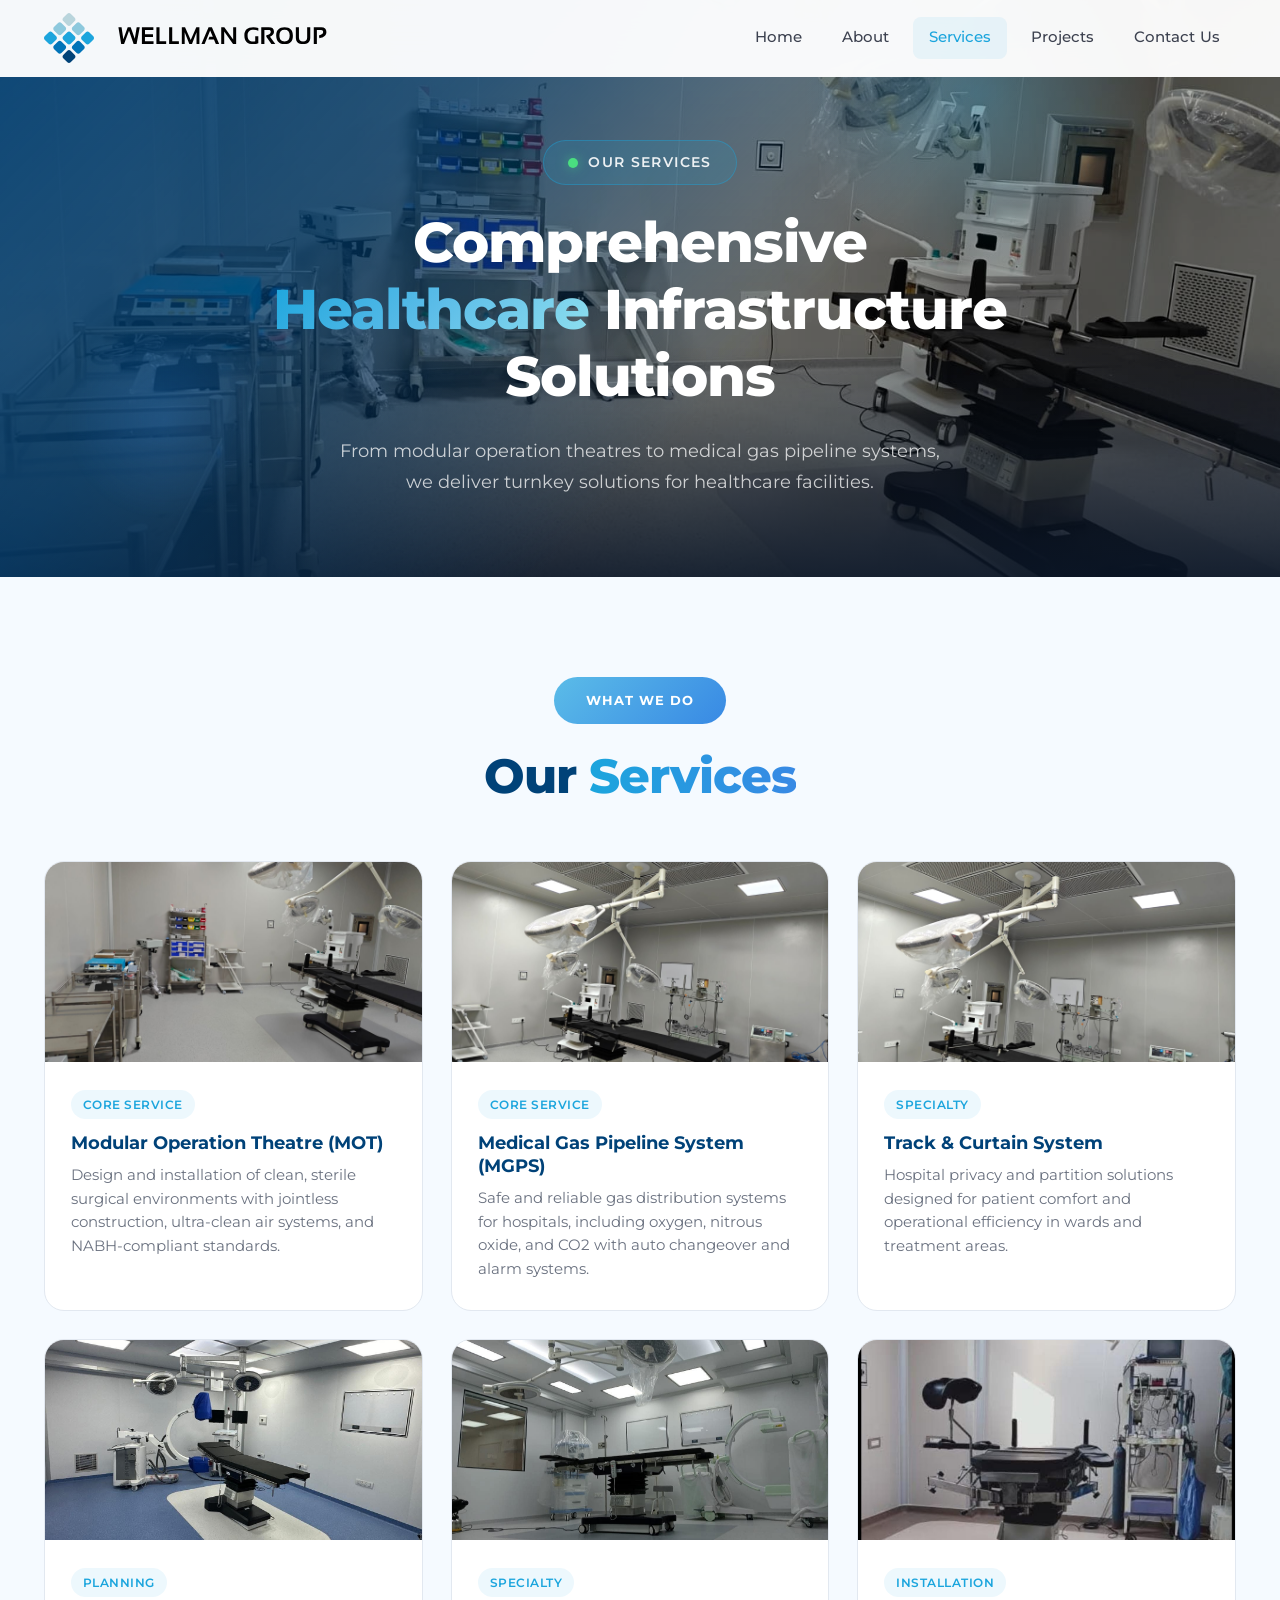
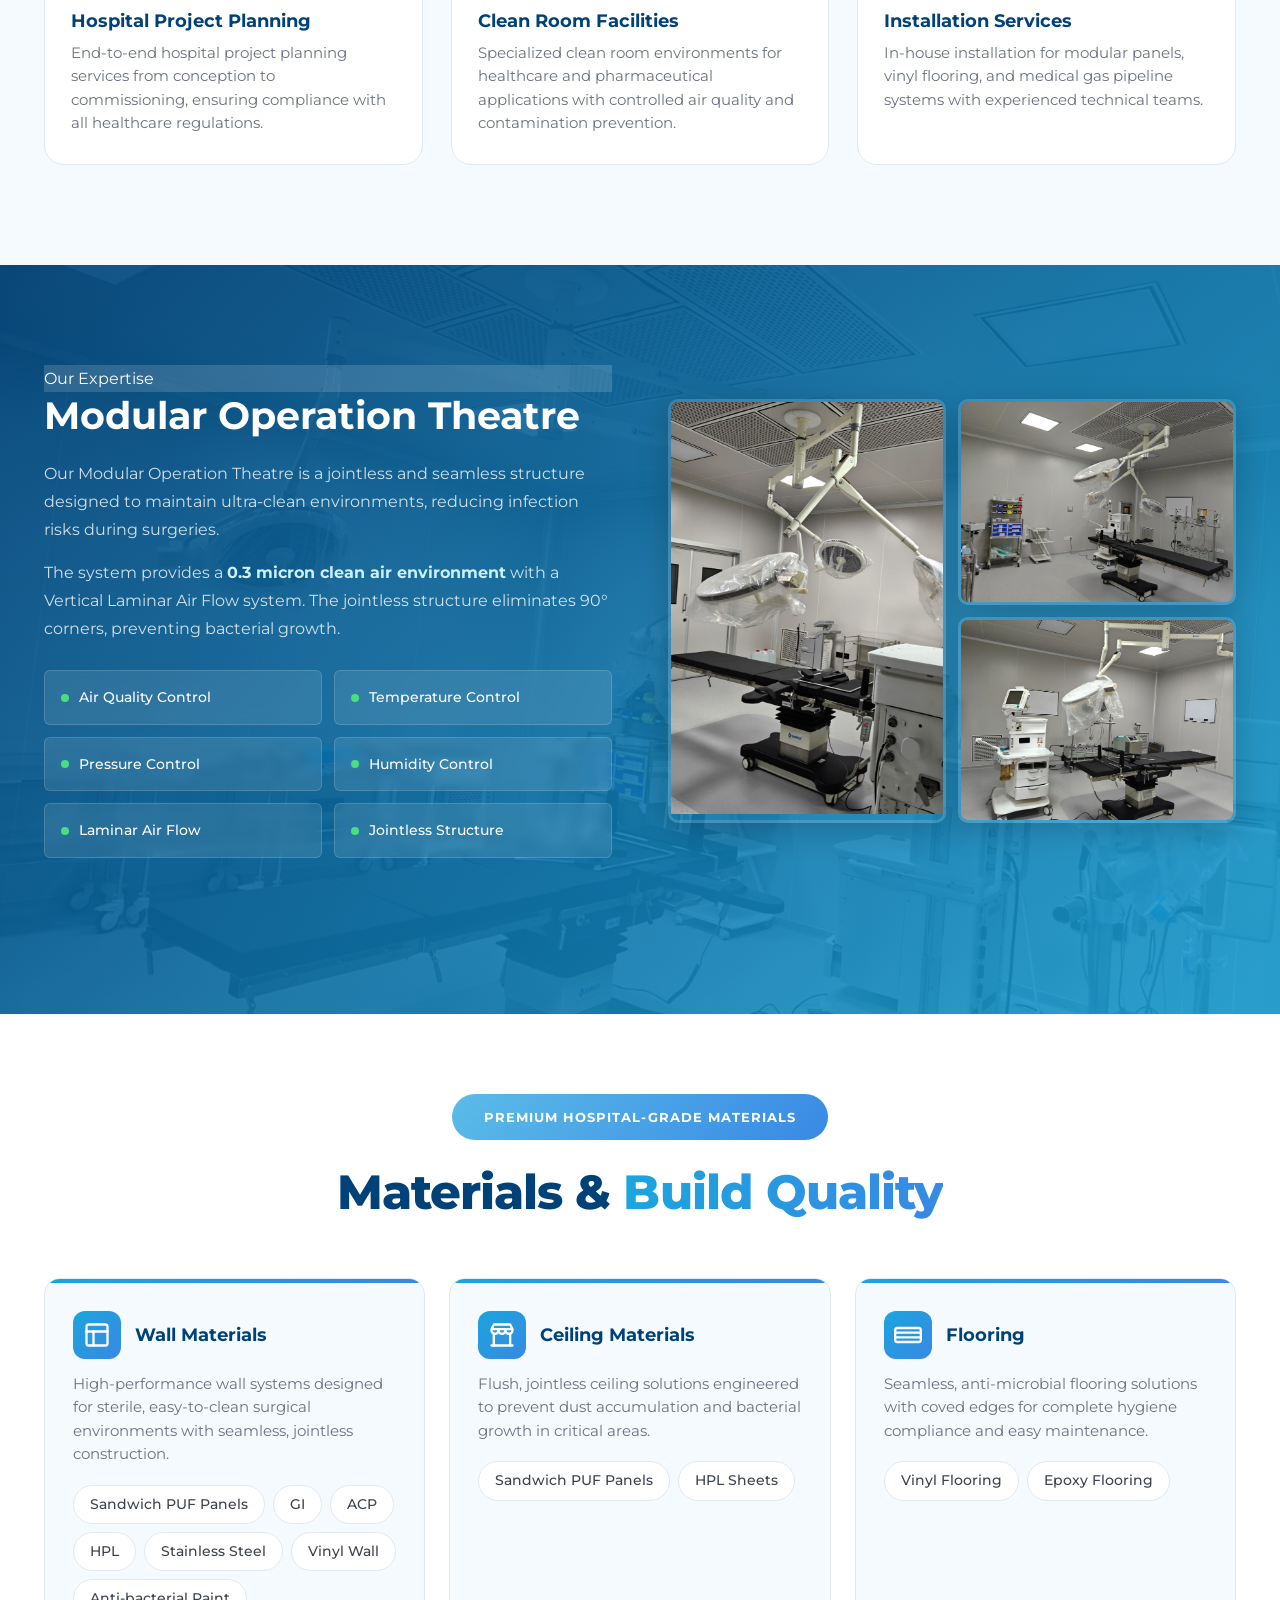
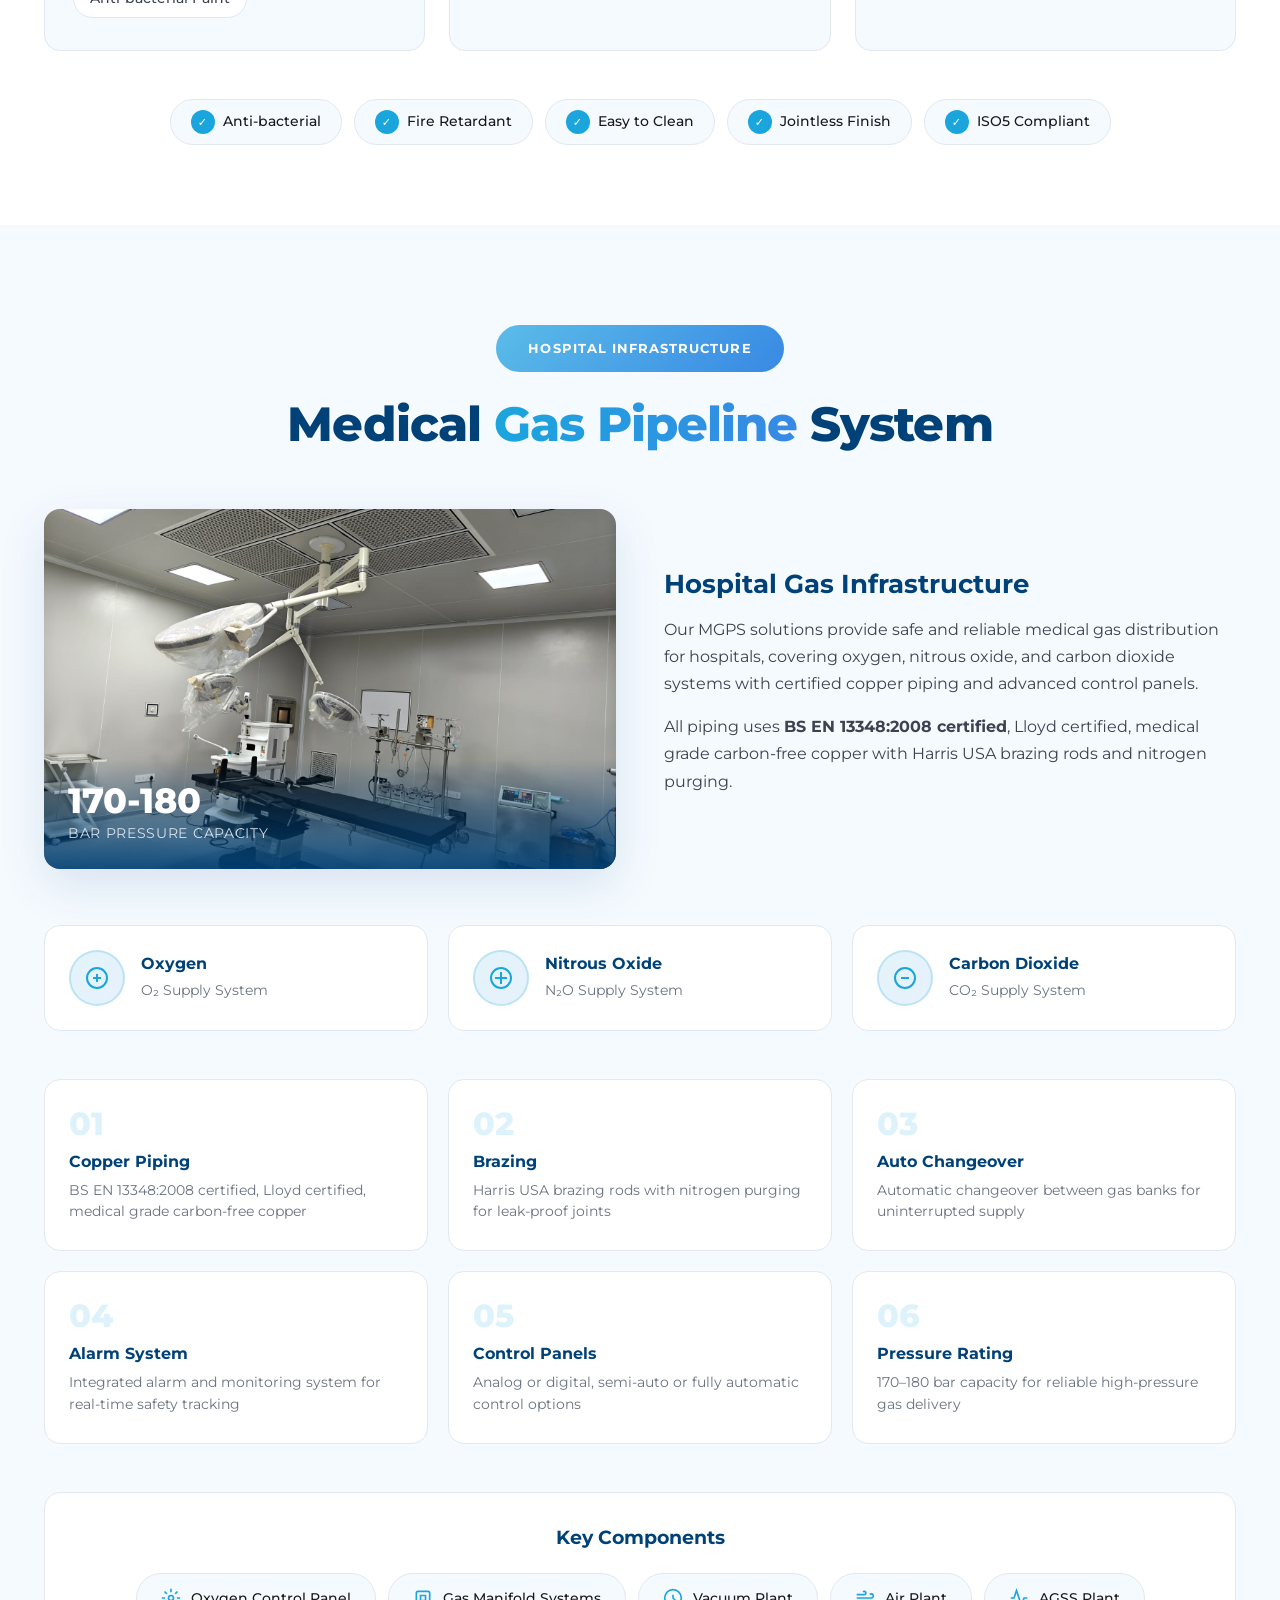
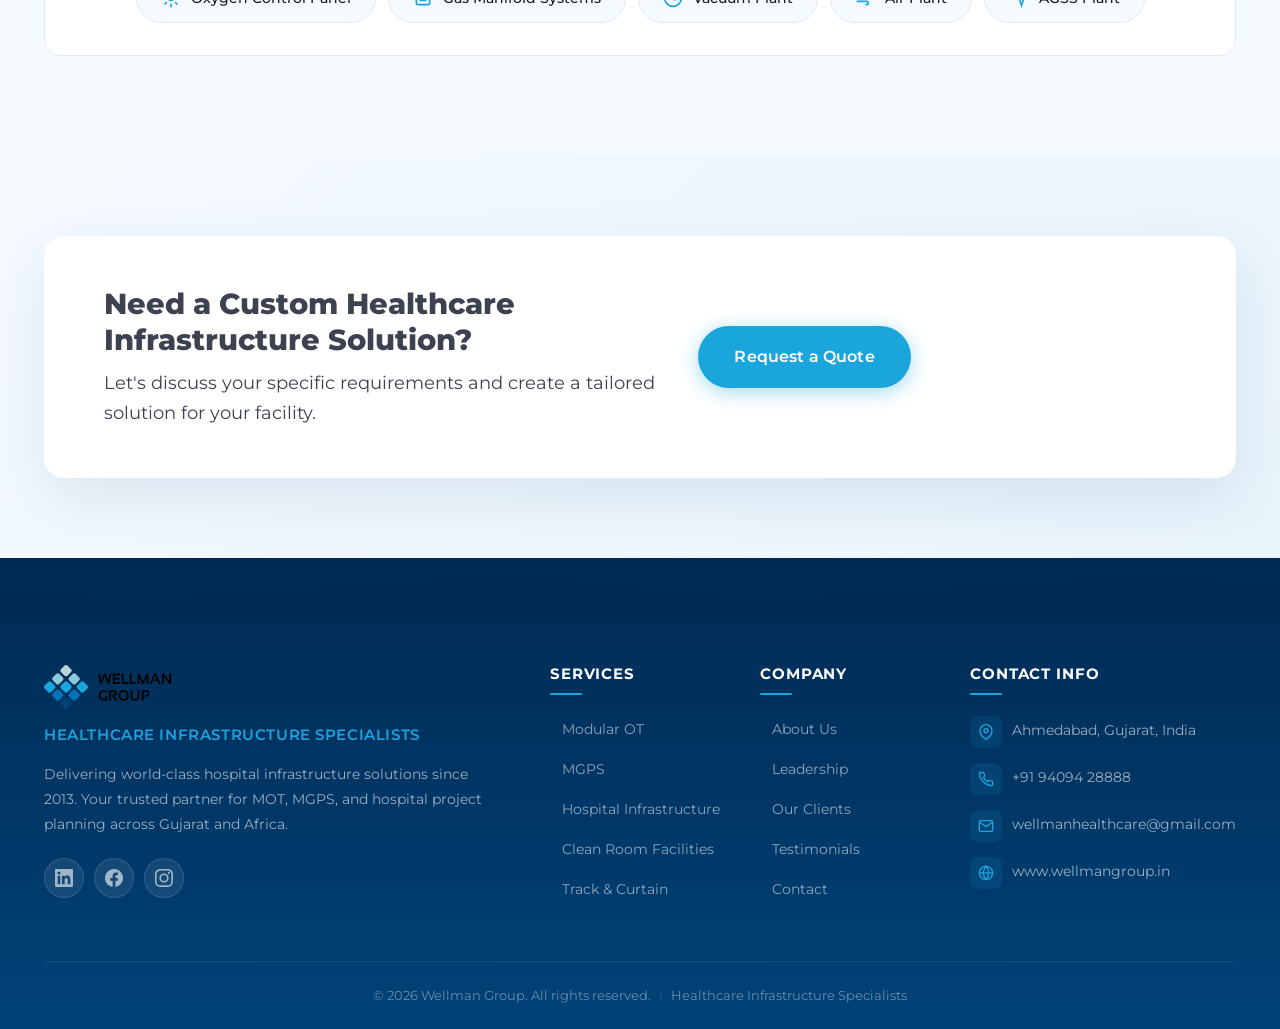
<file: services.html>
<!DOCTYPE html>
<html lang="en">
<head>
  <meta charset="UTF-8">
  <meta name="viewport" content="width=device-width, initial-scale=1.0">
  <title>Services | Wellman Group - Modular OT, MGPS, Hospital Planning</title>
  <meta name="description" content="Explore Wellman Group's healthcare infrastructure services: Modular Operation Theatre, Medical Gas Pipeline Systems, Hospital Project Planning, Clean Room Facilities, and more.">
  <link rel="icon" type="image/svg+xml" href="images/logo-mini.svg">
  <link rel="preconnect" href="https://fonts.googleapis.com">
  <link rel="preconnect" href="https://fonts.gstatic.com" crossorigin>
  <link href="https://fonts.googleapis.com/css2?family=Montserrat:wght@400;500;600;700;800;900&display=swap" rel="stylesheet">
  <link rel="stylesheet" href="styles.css">
</head>
<body>

  <!-- ===== NAVBAR ===== -->
  <nav class="navbar" id="navbar">
    <div class="container nav-container">
      <a href="index.html" class="nav-logo">
        <img src="images/logo.svg" alt="Wellman Group Logo">
      </a>
      <div class="nav-links" id="navLinks">
        <a href="index.html">Home</a>
        <a href="about.html">About</a>
        <a href="services.html" class="active">Services</a>
        <a href="projects.html">Projects</a>
        <a href="contact.html" class="btn btn-nav">Contact Us</a>
      </div>
      <button class="nav-toggle" id="navToggle" aria-label="Toggle navigation">
        <span></span><span></span><span></span>
      </button>
    </div>
  </nav>

  <!-- ===== PAGE HERO ===== -->
  <section class="page-hero">
    <div class="page-hero-bg">
      <img src="images/ot_3.jpeg" alt="Our Services">
    </div>
    <div class="page-hero-overlay"></div>
    <div class="container page-hero-content">
      <span class="page-hero-label">Our Services</span>
      <h1>Comprehensive <span class="hu-gradient">Healthcare</span> Infrastructure Solutions</h1>
      <p>From modular operation theatres to medical gas pipeline systems, we deliver turnkey solutions for healthcare facilities.</p>
    </div>
  </section>

  <!-- ===== SERVICES ===== -->
  <section class="section section-alt" id="services">
    <div class="container">
      <div class="section-header-new">
        <span class="shn-eyebrow">What We Do</span>
        <h2>Our <span class="shn-highlight">Services</span></h2>
      </div>
      <div class="services-grid">
        <div class="service-card fade-up">
          <div class="service-card-img">
            <img src="images/ot_3.jpeg" alt="Modular Operation Theatre">
          </div>
          <div class="service-card-body">
            <div class="service-tag">Core Service</div>
            <h3>Modular Operation Theatre (MOT)</h3>
            <p>Design and installation of clean, sterile surgical environments with jointless construction, ultra-clean air systems, and NABH-compliant standards.</p>
          </div>
        </div>
        <div class="service-card fade-up">
          <div class="service-card-img">
            <img src="images/ot_7.jpeg" alt="Medical Gas Pipeline System">
          </div>
          <div class="service-card-body">
            <div class="service-tag">Core Service</div>
            <h3>Medical Gas Pipeline System (MGPS)</h3>
            <p>Safe and reliable gas distribution systems for hospitals, including oxygen, nitrous oxide, and CO2 with auto changeover and alarm systems.</p>
          </div>
        </div>
        <div class="service-card fade-up">
          <div class="service-card-img">
            <img src="images/ot_15.jpeg" alt="Track and Curtain System">
          </div>
          <div class="service-card-body">
            <div class="service-tag">Specialty</div>
            <h3>Track &amp; Curtain System</h3>
            <p>Hospital privacy and partition solutions designed for patient comfort and operational efficiency in wards and treatment areas.</p>
          </div>
        </div>
        <div class="service-card fade-up">
          <div class="service-card-img">
            <img src="images/ot_19.jpeg" alt="Hospital Project Planning">
          </div>
          <div class="service-card-body">
            <div class="service-tag">Planning</div>
            <h3>Hospital Project Planning</h3>
            <p>End-to-end hospital project planning services from conception to commissioning, ensuring compliance with all healthcare regulations.</p>
          </div>
        </div>
        <div class="service-card fade-up">
          <div class="service-card-img">
            <img src="images/ot_21.jpeg" alt="Clean Room Facilities">
          </div>
          <div class="service-card-body">
            <div class="service-tag">Specialty</div>
            <h3>Clean Room Facilities</h3>
            <p>Specialized clean room environments for healthcare and pharmaceutical applications with controlled air quality and contamination prevention.</p>
          </div>
        </div>
        <div class="service-card fade-up">
          <div class="service-card-img">
            <img src="images/ot_24.jpeg" alt="Installation Services">
          </div>
          <div class="service-card-body">
            <div class="service-tag">Installation</div>
            <h3>Installation Services</h3>
            <p>In-house installation for modular panels, vinyl flooring, and medical gas pipeline systems with experienced technical teams.</p>
          </div>
        </div>
      </div>
    </div>
  </section>

  <!-- ===== MODULAR OPERATION THEATRE ===== -->
  <section class="mot-hero" id="mot">
    <div class="mot-hero-bg">
      <img src="images/ot_2.jpeg" alt="Modular OT Background">
    </div>
    <div class="container mot-content">
      <div class="mot-top">
        <div class="mot-text">
          <div class="section-label">Our Expertise</div>
          <h2>Modular Operation Theatre</h2>
          <p>Our Modular Operation Theatre is a jointless and seamless structure designed to maintain ultra-clean environments, reducing infection risks during surgeries.</p>
          <p>The system provides a <strong style="color: #CAF0F8;">0.3 micron clean air environment</strong> with a Vertical Laminar Air Flow system. The jointless structure eliminates 90&deg; corners, preventing bacterial growth.</p>
          <div class="mot-controls">
            <div class="mot-control-item">
              <span class="mci-dot"></span>Air Quality Control
            </div>
            <div class="mot-control-item">
              <span class="mci-dot"></span>Temperature Control
            </div>
            <div class="mot-control-item">
              <span class="mci-dot"></span>Pressure Control
            </div>
            <div class="mot-control-item">
              <span class="mci-dot"></span>Humidity Control
            </div>
            <div class="mot-control-item">
              <span class="mci-dot"></span>Laminar Air Flow
            </div>
            <div class="mot-control-item">
              <span class="mci-dot"></span>Jointless Structure
            </div>
          </div>
        </div>
        <div class="mot-feature-img">
          <div class="hero-image-grid">
            <div class="hero-img tall">
              <img src="images/ot_4.jpeg" alt="OT Interior View">
            </div>
            <div class="hero-img-col">
              <div class="hero-img">
                <img src="images/ot_6.jpeg" alt="OT Panel Details">
              </div>
              <div class="hero-img">
                <img src="images/ot_8.jpeg" alt="OT Setup">
              </div>
            </div>
          </div>
        </div>
      </div>
    </div>
  </section>

  <!-- MOT Materials -->
  <section class="mot-materials-bar">
    <div class="container">
      <div class="section-header-new">
        <span class="shn-eyebrow">Premium Hospital-Grade Materials</span>
        <h2>Materials & <span class="shn-highlight">Build Quality</span></h2>
      </div>
      <div class="materials-showcase">
        <div class="material-showcase-card fade-up">
          <div class="msc-header">
            <div class="msc-icon-wrap">
              <svg width="28" height="28" viewBox="0 0 24 24" fill="none" stroke="currentColor" stroke-width="2" stroke-linecap="round" stroke-linejoin="round"><rect x="3" y="3" width="18" height="18" rx="2"/><path d="M3 9h18"/><path d="M9 21V9"/></svg>
            </div>
            <h4>Wall Materials</h4>
          </div>
          <p class="msc-desc">High-performance wall systems designed for sterile, easy-to-clean surgical environments with seamless, jointless construction.</p>
          <div class="material-tags">
            <span class="material-tag">Sandwich PUF Panels</span>
            <span class="material-tag">GI</span>
            <span class="material-tag">ACP</span>
            <span class="material-tag">HPL</span>
            <span class="material-tag">Stainless Steel</span>
            <span class="material-tag">Vinyl Wall</span>
            <span class="material-tag">Anti-bacterial Paint</span>
          </div>
        </div>
        <div class="material-showcase-card fade-up">
          <div class="msc-header">
            <div class="msc-icon-wrap">
              <svg width="28" height="28" viewBox="0 0 24 24" fill="none" stroke="currentColor" stroke-width="2" stroke-linecap="round" stroke-linejoin="round"><path d="M3 21h18"/><path d="M3 7v1a3 3 0 0 0 6 0V7m0 1a3 3 0 0 0 6 0V7m0 1a3 3 0 0 0 6 0V7H3l2-4h14l2 4"/><path d="M5 21V10.87"/><path d="M19 21V10.87"/></svg>
            </div>
            <h4>Ceiling Materials</h4>
          </div>
          <p class="msc-desc">Flush, jointless ceiling solutions engineered to prevent dust accumulation and bacterial growth in critical areas.</p>
          <div class="material-tags">
            <span class="material-tag">Sandwich PUF Panels</span>
            <span class="material-tag">HPL Sheets</span>
          </div>
        </div>
        <div class="material-showcase-card fade-up">
          <div class="msc-header">
            <div class="msc-icon-wrap">
              <svg width="28" height="28" viewBox="0 0 24 24" fill="none" stroke="currentColor" stroke-width="2" stroke-linecap="round" stroke-linejoin="round"><rect x="1" y="6" width="22" height="12" rx="2"/><path d="M1 10h22"/><path d="M1 14h22"/></svg>
            </div>
            <h4>Flooring</h4>
          </div>
          <p class="msc-desc">Seamless, anti-microbial flooring solutions with coved edges for complete hygiene compliance and easy maintenance.</p>
          <div class="material-tags">
            <span class="material-tag">Vinyl Flooring</span>
            <span class="material-tag">Epoxy Flooring</span>
          </div>
        </div>
      </div>
      <div class="materials-features-strip">
        <div class="mfs-item fade-up">
          <div class="mfs-icon">&#10003;</div>
          <span>Anti-bacterial</span>
        </div>
        <div class="mfs-item fade-up">
          <div class="mfs-icon">&#10003;</div>
          <span>Fire Retardant</span>
        </div>
        <div class="mfs-item fade-up">
          <div class="mfs-icon">&#10003;</div>
          <span>Easy to Clean</span>
        </div>
        <div class="mfs-item fade-up">
          <div class="mfs-icon">&#10003;</div>
          <span>Jointless Finish</span>
        </div>
        <div class="mfs-item fade-up">
          <div class="mfs-icon">&#10003;</div>
          <span>ISO5 Compliant</span>
        </div>
      </div>
    </div>
  </section>

  <!-- ===== MGPS ===== -->
  <section class="section section-alt" id="mgps">
    <div class="container">
      <div class="section-header-new">
        <span class="shn-eyebrow">Hospital Infrastructure</span>
        <h2>Medical <span class="shn-highlight">Gas Pipeline</span> System</h2>
      </div>

      <div class="mgps-hero-block">
        <div class="mgps-hero-img">
          <img src="images/ot_7.jpeg" alt="MGPS System">
          <div class="mgps-hero-overlay">
            <div class="mgps-hero-stat">
              <span class="mhs-num">170-180</span>
              <span class="mhs-label">Bar Pressure Capacity</span>
            </div>
          </div>
        </div>
        <div class="mgps-hero-text">
          <h3>Hospital Gas Infrastructure</h3>
          <p>Our MGPS solutions provide safe and reliable medical gas distribution for hospitals, covering oxygen, nitrous oxide, and carbon dioxide systems with certified copper piping and advanced control panels.</p>
          <p>All piping uses <strong>BS EN 13348:2008 certified</strong>, Lloyd certified, medical grade carbon-free copper with Harris USA brazing rods and nitrogen purging.</p>
        </div>
      </div>

      <div class="mgps-gas-strip">
        <div class="mgps-gas-item fade-up">
          <div class="mgi-icon-ring">
            <svg width="24" height="24" viewBox="0 0 24 24" fill="none" stroke="currentColor" stroke-width="2"><circle cx="12" cy="12" r="10"/><path d="M12 8v8M8 12h8"/></svg>
          </div>
          <div class="mgi-text">
            <h4>Oxygen</h4>
            <span>O&#8322; Supply System</span>
          </div>
        </div>
        <div class="mgps-gas-item fade-up">
          <div class="mgi-icon-ring">
            <svg width="24" height="24" viewBox="0 0 24 24" fill="none" stroke="currentColor" stroke-width="2"><circle cx="12" cy="12" r="10"/><path d="M12 6v12M6 12h12"/></svg>
          </div>
          <div class="mgi-text">
            <h4>Nitrous Oxide</h4>
            <span>N&#8322;O Supply System</span>
          </div>
        </div>
        <div class="mgps-gas-item fade-up">
          <div class="mgi-icon-ring">
            <svg width="24" height="24" viewBox="0 0 24 24" fill="none" stroke="currentColor" stroke-width="2"><circle cx="12" cy="12" r="10"/><path d="M8 12h8"/></svg>
          </div>
          <div class="mgi-text">
            <h4>Carbon Dioxide</h4>
            <span>CO&#8322; Supply System</span>
          </div>
        </div>
      </div>

      <div class="mgps-specs-grid">
        <div class="mgps-spec-card fade-up">
          <div class="mspec-num">01</div>
          <h4>Copper Piping</h4>
          <p>BS EN 13348:2008 certified, Lloyd certified, medical grade carbon-free copper</p>
        </div>
        <div class="mgps-spec-card fade-up">
          <div class="mspec-num">02</div>
          <h4>Brazing</h4>
          <p>Harris USA brazing rods with nitrogen purging for leak-proof joints</p>
        </div>
        <div class="mgps-spec-card fade-up">
          <div class="mspec-num">03</div>
          <h4>Auto Changeover</h4>
          <p>Automatic changeover between gas banks for uninterrupted supply</p>
        </div>
        <div class="mgps-spec-card fade-up">
          <div class="mspec-num">04</div>
          <h4>Alarm System</h4>
          <p>Integrated alarm and monitoring system for real-time safety tracking</p>
        </div>
        <div class="mgps-spec-card fade-up">
          <div class="mspec-num">05</div>
          <h4>Control Panels</h4>
          <p>Analog or digital, semi-auto or fully automatic control options</p>
        </div>
        <div class="mgps-spec-card fade-up">
          <div class="mspec-num">06</div>
          <h4>Pressure Rating</h4>
          <p>170&ndash;180 bar capacity for reliable high-pressure gas delivery</p>
        </div>
      </div>

      <div class="mgps-components-strip">
        <h3 class="mgps-comp-title">Key Components</h3>
        <div class="mgps-comp-flex">
          <div class="mgps-comp-pill fade-up">
            <svg width="20" height="20" viewBox="0 0 24 24" fill="none" stroke="currentColor" stroke-width="2"><circle cx="12" cy="12" r="3"/><path d="M12 1v4M12 19v4M4.22 4.22l2.83 2.83M16.95 16.95l2.83 2.83M1 12h4M19 12h4M4.22 19.78l2.83-2.83M16.95 7.05l2.83-2.83"/></svg>
            <span>Oxygen Control Panel</span>
          </div>
          <div class="mgps-comp-pill fade-up">
            <svg width="20" height="20" viewBox="0 0 24 24" fill="none" stroke="currentColor" stroke-width="2"><rect x="4" y="4" width="16" height="16" rx="2"/><path d="M9 9h6v6H9z"/></svg>
            <span>Gas Manifold Systems</span>
          </div>
          <div class="mgps-comp-pill fade-up">
            <svg width="20" height="20" viewBox="0 0 24 24" fill="none" stroke="currentColor" stroke-width="2"><circle cx="12" cy="12" r="10"/><path d="M12 8v4l3 3"/></svg>
            <span>Vacuum Plant</span>
          </div>
          <div class="mgps-comp-pill fade-up">
            <svg width="20" height="20" viewBox="0 0 24 24" fill="none" stroke="currentColor" stroke-width="2"><path d="M9.59 4.59A2 2 0 1 1 11 8H2m10.59 11.41A2 2 0 1 0 14 16H2m15.73-8.27A2.5 2.5 0 1 1 19.5 12H2"/></svg>
            <span>Air Plant</span>
          </div>
          <div class="mgps-comp-pill fade-up">
            <svg width="20" height="20" viewBox="0 0 24 24" fill="none" stroke="currentColor" stroke-width="2"><polyline points="22 12 18 12 15 21 9 3 6 12 2 12"/></svg>
            <span>AGSS Plant</span>
          </div>
        </div>
      </div>
    </div>
  </section>

  <!-- ===== CTA BANNER ===== -->
  <section class="cta-banner">
    <div class="container">
      <div class="cta-banner-inner fade-up">
        <div class="cta-banner-text">
          <h2>Need a Custom Healthcare Infrastructure Solution?</h2>
          <p>Let's discuss your specific requirements and create a tailored solution for your facility.</p>
        </div>
        <div class="cta-banner-actions">
          <a href="contact.html" class="btn btn-primary btn-lg">Request a Quote</a>
          <a href="tel:+919409428888" class="btn btn-outline btn-lg">Call +91 94094 28888</a>
        </div>
      </div>
    </div>
  </section>

  <!-- ===== FOOTER ===== -->
  <footer class="footer">
    <div class="footer-top-wave">
      <svg viewBox="0 0 1440 80" fill="none" xmlns="http://www.w3.org/2000/svg" preserveAspectRatio="none">
        <path d="M0 40C240 80 480 0 720 40C960 80 1200 0 1440 40V80H0V40Z" fill="currentColor"/>
      </svg>
    </div>
    <div class="container">
      <div class="footer-main">
        <div class="footer-brand-col">
          <img src="images/footer-logo.svg" alt="Wellman Group" class="footer-logo">
          <p class="footer-tagline">Healthcare Infrastructure Specialists</p>
          <p class="footer-desc">Delivering world-class hospital infrastructure solutions since 2013. Your trusted partner for MOT, MGPS, and hospital project planning across Gujarat and Africa.</p>
          <div class="footer-social">
            <a href="#" class="footer-social-icon" aria-label="LinkedIn">
              <svg width="18" height="18" viewBox="0 0 24 24" fill="currentColor"><path d="M20.447 20.452h-3.554v-5.569c0-1.328-.027-3.037-1.852-3.037-1.853 0-2.136 1.445-2.136 2.939v5.667H9.351V9h3.414v1.561h.046c.477-.9 1.637-1.85 3.37-1.85 3.601 0 4.267 2.37 4.267 5.455v6.286zM5.337 7.433a2.062 2.062 0 01-2.063-2.065 2.064 2.064 0 112.063 2.065zm1.782 13.019H3.555V9h3.564v11.452zM22.225 0H1.771C.792 0 0 .774 0 1.729v20.542C0 23.227.792 24 1.771 24h20.451C23.2 24 24 23.227 24 22.271V1.729C24 .774 23.2 0 22.222 0h.003z"/></svg>
            </a>
            <a href="#" class="footer-social-icon" aria-label="Facebook">
              <svg width="18" height="18" viewBox="0 0 24 24" fill="currentColor"><path d="M24 12.073c0-6.627-5.373-12-12-12s-12 5.373-12 12c0 5.99 4.388 10.954 10.125 11.854v-8.385H7.078v-3.47h3.047V9.43c0-3.007 1.792-4.669 4.533-4.669 1.312 0 2.686.235 2.686.235v2.953H15.83c-1.491 0-1.956.925-1.956 1.874v2.25h3.328l-.532 3.47h-2.796v8.385C19.612 23.027 24 18.062 24 12.073z"/></svg>
            </a>
            <a href="#" class="footer-social-icon" aria-label="Instagram">
              <svg width="18" height="18" viewBox="0 0 24 24" fill="currentColor"><path d="M12 2.163c3.204 0 3.584.012 4.85.07 3.252.148 4.771 1.691 4.919 4.919.058 1.265.069 1.645.069 4.849 0 3.205-.012 3.584-.069 4.849-.149 3.225-1.664 4.771-4.919 4.919-1.266.058-1.644.07-4.85.07-3.204 0-3.584-.012-4.849-.07-3.26-.149-4.771-1.699-4.919-4.92-.058-1.265-.07-1.644-.07-4.849 0-3.204.013-3.583.07-4.849.149-3.227 1.664-4.771 4.919-4.919 1.266-.057 1.645-.069 4.849-.069zM12 0C8.741 0 8.333.014 7.053.072 2.695.272.273 2.69.073 7.052.014 8.333 0 8.741 0 12c0 3.259.014 3.668.072 4.948.2 4.358 2.618 6.78 6.98 6.98C8.333 23.986 8.741 24 12 24c3.259 0 3.668-.014 4.948-.072 4.354-.2 6.782-2.618 6.979-6.98.059-1.28.073-1.689.073-4.948 0-3.259-.014-3.667-.072-4.947-.196-4.354-2.617-6.78-6.979-6.98C15.668.014 15.259 0 12 0zm0 5.838a6.162 6.162 0 100 12.324 6.162 6.162 0 000-12.324zM12 16a4 4 0 110-8 4 4 0 010 8zm6.406-11.845a1.44 1.44 0 100 2.881 1.44 1.44 0 000-2.881z"/></svg>
            </a>
          </div>
        </div>
        <div class="footer-nav-cols">
          <div class="footer-col">
            <h4>Services</h4>
            <div class="footer-links">
              <a href="services.html#mot"><span class="fl-arrow">&rsaquo;</span> Modular OT</a>
              <a href="services.html#mgps"><span class="fl-arrow">&rsaquo;</span> MGPS</a>
              <a href="services.html"><span class="fl-arrow">&rsaquo;</span> Hospital Infrastructure</a>
              <a href="services.html"><span class="fl-arrow">&rsaquo;</span> Clean Room Facilities</a>
              <a href="services.html"><span class="fl-arrow">&rsaquo;</span> Track &amp; Curtain</a>
            </div>
          </div>
          <div class="footer-col">
            <h4>Company</h4>
            <div class="footer-links">
              <a href="about.html"><span class="fl-arrow">&rsaquo;</span> About Us</a>
              <a href="about.html#team"><span class="fl-arrow">&rsaquo;</span> Leadership</a>
              <a href="projects.html#clients"><span class="fl-arrow">&rsaquo;</span> Our Clients</a>
              <a href="projects.html#testimonials"><span class="fl-arrow">&rsaquo;</span> Testimonials</a>
              <a href="contact.html"><span class="fl-arrow">&rsaquo;</span> Contact</a>
            </div>
          </div>
          <div class="footer-col">
            <h4>Contact Info</h4>
            <div class="footer-contact-list">
              <div class="fcl-item">
                <div class="fcl-icon">
                  <svg width="16" height="16" viewBox="0 0 24 24" fill="none" stroke="currentColor" stroke-width="2"><path d="M21 10c0 7-9 13-9 13s-9-6-9-13a9 9 0 0 1 18 0z"/><circle cx="12" cy="10" r="3"/></svg>
                </div>
                <span>Ahmedabad, Gujarat, India</span>
              </div>
              <div class="fcl-item">
                <div class="fcl-icon">
                  <svg width="16" height="16" viewBox="0 0 24 24" fill="none" stroke="currentColor" stroke-width="2"><path d="M22 16.92v3a2 2 0 0 1-2.18 2 19.79 19.79 0 0 1-8.63-3.07 19.5 19.5 0 0 1-6-6 19.79 19.79 0 0 1-3.07-8.67A2 2 0 0 1 4.11 2h3a2 2 0 0 1 2 1.72c.127.96.361 1.903.7 2.81a2 2 0 0 1-.45 2.11L8.09 9.91a16 16 0 0 0 6 6l1.27-1.27a2 2 0 0 1 2.11-.45c.907.339 1.85.573 2.81.7A2 2 0 0 1 22 16.92z"/></svg>
                </div>
                <a href="tel:+919409428888">+91 94094 28888</a>
              </div>
              <div class="fcl-item">
                <div class="fcl-icon">
                  <svg width="16" height="16" viewBox="0 0 24 24" fill="none" stroke="currentColor" stroke-width="2"><path d="M4 4h16c1.1 0 2 .9 2 2v12c0 1.1-.9 2-2 2H4c-1.1 0-2-.9-2-2V6c0-1.1.9-2 2-2z"/><polyline points="22,6 12,13 2,6"/></svg>
                </div>
                <a href="mailto:wellmanhealthcare@gmail.com">wellmanhealthcare@gmail.com</a>
              </div>
              <div class="fcl-item">
                <div class="fcl-icon">
                  <svg width="16" height="16" viewBox="0 0 24 24" fill="none" stroke="currentColor" stroke-width="2"><circle cx="12" cy="12" r="10"/><line x1="2" y1="12" x2="22" y2="12"/><path d="M12 2a15.3 15.3 0 0 1 4 10 15.3 15.3 0 0 1-4 10 15.3 15.3 0 0 1-4-10 15.3 15.3 0 0 1 4-10z"/></svg>
                </div>
                <a href="https://www.wellmangroup.in" target="_blank" rel="noopener">www.wellmangroup.in</a>
              </div>
            </div>
          </div>
        </div>
      </div>
      <div class="footer-bottom">
        <div class="footer-bottom-inner">
          <span>&copy; 2026 Wellman Group. All rights reserved.</span>
          <span class="footer-bottom-sep">|</span>
          <span>Healthcare Infrastructure Specialists</span>
        </div>
      </div>
    </div>
  </footer>

  <!-- Scroll to top -->
  <button class="scroll-top" id="scrollTop" aria-label="Scroll to top">&#9650;</button>

  <!-- ===== JavaScript ===== -->
  <script>
    // Navbar scroll effect
    const navbar = document.getElementById('navbar');
    const scrollTopBtn = document.getElementById('scrollTop');

    window.addEventListener('scroll', () => {
      navbar.classList.toggle('scrolled', window.scrollY > 50);
      scrollTopBtn.classList.toggle('visible', window.scrollY > 400);
    });

    // Scroll to top
    scrollTopBtn.addEventListener('click', () => {
      window.scrollTo({ top: 0, behavior: 'smooth' });
    });

    // Mobile nav toggle
    const navToggle = document.getElementById('navToggle');
    const navLinks = document.getElementById('navLinks');

    navToggle.addEventListener('click', () => {
      navLinks.classList.toggle('active');
      const spans = navToggle.querySelectorAll('span');
      if (navLinks.classList.contains('active')) {
        spans[0].style.transform = 'rotate(45deg) translate(6px, 6px)';
        spans[1].style.opacity = '0';
        spans[2].style.transform = 'rotate(-45deg) translate(6px, -6px)';
      } else {
        spans[0].style.transform = '';
        spans[1].style.opacity = '';
        spans[2].style.transform = '';
      }
    });

    // Close mobile nav on link click
    navLinks.querySelectorAll('a').forEach(link => {
      link.addEventListener('click', () => {
        navLinks.classList.remove('active');
        const spans = navToggle.querySelectorAll('span');
        spans[0].style.transform = '';
        spans[1].style.opacity = '';
        spans[2].style.transform = '';
      });
    });

    // Scroll reveal (Intersection Observer)
    const observerOptions = {
      threshold: 0.1,
      rootMargin: '0px 0px -30px 0px'
    };

    const observer = new IntersectionObserver((entries) => {
      entries.forEach(entry => {
        if (entry.isIntersecting) {
          entry.target.classList.add('visible');
          observer.unobserve(entry.target);
        }
      });
    }, observerOptions);

    document.querySelectorAll('.fade-up').forEach(el => {
      observer.observe(el);
    });
  </script>

</body>
</html>
</file>
<file: styles.css>
/* ===== CSS Variables (from brand guidelines) ===== */
:root {
  --color-primary: #1BA5DD;
  --color-secondary: #004278;
  --color-accent: #3889E4;
  --color-background: #F5FAFF;
  --color-text: #1A1A1A;
  --color-white: #FFFFFF;

  --primary: #1BA5DD;
  --primary-dark: #004278;
  --primary-light: #5BBCE8;
  --accent: #3889E4;
  --bg-light: #F5FAFF;
  --bg-white: #FFFFFF;
  --text-dark: #1A1A1A;
  --text-body: #3D4250;
  --text-muted: #6B7280;
  --border: #E2E8F0;
  --shadow-sm: 0 2px 8px rgba(0,66,120,0.06);
  --shadow-md: 0 8px 24px rgba(0,66,120,0.1);
  --shadow-lg: 0 16px 48px rgba(0,66,120,0.12);
  --shadow-xl: 0 24px 64px rgba(0,66,120,0.16);
  --radius: 16px;
  --radius-sm: 10px;
  --radius-xs: 6px;
  --transition: 0.35s cubic-bezier(0.4, 0, 0.2, 1);
  --max-width: 1240px;
}

/* ===== Reset ===== */
*, *::before, *::after {
  margin: 0;
  padding: 0;
  box-sizing: border-box;
}

html {
  scroll-behavior: smooth;
  font-size: 16px;
}

body {
  font-family: 'Montserrat', 'Segoe UI', system-ui, -apple-system, sans-serif;
  color: var(--text-body);
  background: var(--bg-white);
  line-height: 1.7;
  overflow-x: hidden;
  -webkit-font-smoothing: antialiased;
}

h1, h2, h3, h4, h5, h6 {
  color: var(--text-dark);
  font-weight: 700;
  line-height: 1.25;
}

a {
  text-decoration: none;
  color: inherit;
  transition: color var(--transition);
}

img {
  max-width: 100%;
  display: block;
}

ul { list-style: none; }

/* ===== Utility ===== */
.container {
  max-width: var(--max-width);
  margin: 0 auto;
  padding: 0 24px;
}

.section {
  padding: 100px 0;
}

.section-alt {
  background: var(--bg-light);
}

.section-header {
  text-align: center;
  margin-bottom: 64px;
}

.section-header .section-label {
  display: inline-flex;
  align-items: center;
  gap: 8px;
  background: linear-gradient(135deg, rgba(27, 165, 221, 0.12), rgba(56, 137, 228, 0.08));
  color: var(--primary);
  padding: 8px 20px;
  border-radius: 50px;
  font-size: 0.82rem;
  font-weight: 600;
  text-transform: uppercase;
  letter-spacing: 0.06em;
  margin-bottom: 18px;
  border: 1px solid rgba(27, 165, 221, 0.15);
}

.section-header h2 {
  font-size: 2.6rem;
  margin-bottom: 18px;
  color: var(--primary-dark);
  letter-spacing: -0.02em;
}

.section-header p {
  color: var(--text-muted);
  font-size: 1.1rem;
  max-width: 640px;
  margin: 0 auto;
  line-height: 1.7;
}

/* ===== Section Header New (Styled like Clients) ===== */
.section-header-new {
  text-align: center;
  margin-bottom: 56px;
}

.shn-eyebrow {
  display: inline-block;
  background: linear-gradient(135deg, #5BBCE8, #3889E4);
  color: #fff;
  padding: 12px 32px;
  border-radius: 50px;
  font-size: 0.82rem;
  font-weight: 700;
  text-transform: uppercase;
  letter-spacing: 0.08em;
  margin-bottom: 24px;
}

.shn-eyebrow-white {
  background: rgba(255, 255, 255, 0.2);
  border: 1px solid rgba(255, 255, 255, 0.3);
}

.section-header-new h2 {
  font-size: 3rem;
  font-weight: 800;
  color: var(--primary-dark);
  letter-spacing: -0.02em;
  line-height: 1.2;
}

.section-header-white h2 {
  color: #fff;
}

.shn-highlight {
  background: linear-gradient(90deg, var(--primary), var(--accent));
  -webkit-background-clip: text;
  -webkit-text-fill-color: transparent;
  background-clip: text;
}

/* ===== Buttons ===== */
.btn {
  display: inline-flex;
  align-items: center;
  gap: 8px;
  padding: 15px 36px;
  border-radius: 50px;
  font-weight: 600;
  font-size: 1rem;
  cursor: pointer;
  border: none;
  transition: all var(--transition);
  letter-spacing: 0.01em;
}

.btn-primary {
  background: var(--primary);
  color: #fff;
  box-shadow: 0 4px 20px rgba(27, 165, 221, 0.4);
}

.btn-primary:hover {
  background: #159ac8;
  transform: translateY(-2px);
  box-shadow: 0 8px 28px rgba(27, 165, 221, 0.5);
}

.btn-outline {
  background: transparent;
  color: #fff;
  border: 2px solid rgba(255, 255, 255, 0.6);
}

.btn-outline:hover {
  background: rgba(255, 255, 255, 0.15);
  border-color: #fff;
}

.btn-secondary {
  background: var(--primary-dark);
  color: #fff;
  box-shadow: 0 4px 16px rgba(0, 66, 120, 0.3);
}

.btn-secondary:hover {
  background: #003a6a;
  transform: translateY(-2px);
}

/* ===== Navbar ===== */
.navbar {
  position: fixed;
  top: 0;
  left: 0;
  right: 0;
  z-index: 1000;
  background: rgba(255, 255, 255, 0.96);
  backdrop-filter: blur(16px);
  -webkit-backdrop-filter: blur(16px);
  border-bottom: 1px solid transparent;
  transition: all var(--transition);
}

.navbar.scrolled {
  border-bottom-color: var(--border);
  box-shadow: 0 2px 20px rgba(0, 66, 120, 0.08);
}

.navbar .container {
  display: flex;
  align-items: center;
  justify-content: space-between;
  height: 76px;
}

.navbar-brand {
  display: flex;
  align-items: center;
  gap: 12px;
}

.navbar-brand img {
  height: 44px;
  width: auto;
}

.nav-links {
  display: flex;
  align-items: center;
  gap: 8px;
}

.nav-links a {
  font-size: 0.92rem;
  font-weight: 500;
  color: var(--text-body);
  padding: 8px 16px;
  border-radius: 8px;
  transition: all var(--transition);
}

.nav-links a:hover,
.nav-links a.active {
  color: var(--primary);
  background: rgba(27, 165, 221, 0.08);
}

.nav-cta {
  margin-left: 12px;
}

.nav-cta .btn {
  padding: 10px 24px;
  font-size: 0.9rem;
}

.nav-toggle {
  display: none;
  flex-direction: column;
  gap: 6px;
  cursor: pointer;
  background: none;
  border: none;
  padding: 8px;
  border-radius: 8px;
  transition: background var(--transition);
  position: relative;
}

.nav-toggle:hover {
  background: var(--bg-light);
}

.nav-toggle span {
  display: block;
  width: 24px;
  height: 3px;
  background: var(--text-dark);
  border-radius: 2px;
  transition: all 0.3s cubic-bezier(0.4, 0, 0.2, 1);
  transform-origin: center;
}

/* ===== Hero ===== */
.hero {
  min-height: 100vh;
  display: flex;
  align-items: center;
  position: relative;
  overflow: hidden;
  padding-top: 76px;
}

.hero-bg {
  position: absolute;
  inset: 0;
  z-index: 0;
}

.hero-bg img {
  width: 100%;
  height: 100%;
  object-fit: cover;
}

.hero-bg::after {
  content: '';
  position: absolute;
  inset: 0;
  background: linear-gradient(135deg, rgba(0, 66, 120, 0.92) 0%, rgba(27, 165, 221, 0.8) 50%, rgba(56, 137, 228, 0.85) 100%);
}

.hero-content {
  position: relative;
  z-index: 2;
  width: 100%;
  padding: 60px 0;
}

.hero-inner {
  display: grid;
  grid-template-columns: 1fr 1fr;
  gap: 60px;
  align-items: center;
}

.hero-text {
  color: #fff;
}

.hero-badge {
  display: inline-flex;
  align-items: center;
  gap: 8px;
  background: rgba(255, 255, 255, 0.12);
  border: 1px solid rgba(255, 255, 255, 0.2);
  color: rgba(255, 255, 255, 0.95);
  padding: 8px 20px;
  border-radius: 50px;
  font-size: 0.85rem;
  font-weight: 500;
  margin-bottom: 24px;
  backdrop-filter: blur(8px);
}

.hero-badge .pulse-dot {
  display: inline-block;
  width: 8px;
  height: 8px;
  background: #4ADE80;
  border-radius: 50%;
  animation: pulse 2s infinite;
}

@keyframes pulse {
  0%, 100% { opacity: 1; }
  50% { opacity: 0.4; }
}

.hero h1 {
  font-size: 3.6rem;
  font-weight: 800;
  color: #fff;
  margin-bottom: 20px;
  letter-spacing: -0.02em;
  line-height: 1.15;
}

.hero h1 .highlight {
  background: linear-gradient(90deg, #90E0EF, #CAF0F8);
  -webkit-background-clip: text;
  -webkit-text-fill-color: transparent;
  background-clip: text;
}

.hero-subtitle {
  font-size: 1.2rem;
  color: rgba(255, 255, 255, 0.85);
  margin-bottom: 32px;
  line-height: 1.7;
  max-width: 520px;
}

.hero-cta {
  display: flex;
  gap: 14px;
  margin-bottom: 48px;
  flex-wrap: wrap;
}

.hero-stats {
  display: grid;
  grid-template-columns: repeat(3, 1fr);
  gap: 18px;
}

.hero-stat {
  background: rgba(255, 255, 255, 0.12);
  border: 1px solid rgba(255, 255, 255, 0.18);
  border-radius: 14px;
  padding: 20px;
  backdrop-filter: blur(12px);
  text-align: center;
  transition: all 0.4s cubic-bezier(0.4, 0, 0.2, 1);
}

.hero-stat:hover {
  background: rgba(255, 255, 255, 0.2);
  transform: translateY(-4px);
  box-shadow: 0 12px 32px rgba(0, 0, 0, 0.15);
}

.hero-stat .stat-number {
  font-size: 2rem;
  font-weight: 800;
  color: #fff;
  display: block;
  line-height: 1.1;
}

.hero-stat .stat-label {
  font-size: 0.75rem;
  color: rgba(255, 255, 255, 0.75);
  margin-top: 6px;
  text-transform: uppercase;
  letter-spacing: 0.06em;
  font-weight: 500;
}

.hero-visual {
  position: relative;
}

.hero-image-grid {
  display: grid;
  grid-template-columns: 1fr 1fr;
  gap: 12px;
}

.hero-img {
  border-radius: var(--radius-sm);
  overflow: hidden;
  border: 3px solid rgba(255, 255, 255, 0.15);
  box-shadow: 0 8px 32px rgba(0, 0, 0, 0.2);
  transition: all var(--transition);
}

.hero-img:hover {
  transform: scale(1.03);
  border-color: rgba(255, 255, 255, 0.3);
}

.hero-img img {
  width: 100%;
  height: 200px;
  object-fit: cover;
}

.hero-img.tall img {
  height: 412px;
}

.hero-img-col {
  display: flex;
  flex-direction: column;
  gap: 12px;
}

/* ===== Hero Ultra (Immersive Design) ===== */
.hero-ultra {
  min-height: 100vh;
  position: relative;
  overflow: hidden;
  display: flex;
  align-items: center;
  background: #0a1628;
}

/* Cinematic background with zoom animation */
.hero-ultra-bg {
  position: absolute;
  inset: -20px;
  z-index: 0;
  animation: heroZoom 25s ease-in-out infinite alternate;
}

@keyframes heroZoom {
  0% { transform: scale(1); }
  100% { transform: scale(1.1); }
}

.hero-ultra-bg img,
.hero-ultra-bg video {
  width: 100%;
  height: 100%;
  object-fit: cover;
  object-position: center;
  filter: brightness(0.7);
}

/* Gradient overlay */
.hero-ultra-overlay {
  position: absolute;
  inset: 0;
  z-index: 1;
  background: 
    linear-gradient(135deg, rgba(0, 66, 120, 0.95) 0%, rgba(0, 66, 120, 0.7) 30%, transparent 60%),
    linear-gradient(to top, rgba(10, 22, 40, 0.9) 0%, transparent 40%);
}

/* Floating accent shapes */
.hero-shape {
  position: absolute;
  border-radius: 50%;
  z-index: 2;
  pointer-events: none;
}

.hero-shape-1 {
  width: 400px;
  height: 400px;
  background: radial-gradient(circle, rgba(27, 165, 221, 0.3) 0%, transparent 70%);
  top: -100px;
  right: 10%;
  animation: floatShape 8s ease-in-out infinite;
}

.hero-shape-2 {
  width: 250px;
  height: 250px;
  background: radial-gradient(circle, rgba(56, 137, 228, 0.25) 0%, transparent 70%);
  bottom: 10%;
  left: 5%;
  animation: floatShape 10s ease-in-out infinite reverse;
}

.hero-shape-3 {
  width: 150px;
  height: 150px;
  background: radial-gradient(circle, rgba(27, 165, 221, 0.4) 0%, transparent 70%);
  top: 40%;
  right: 30%;
  animation: floatShape 6s ease-in-out infinite;
}

@keyframes floatShape {
  0%, 100% { transform: translate(0, 0) scale(1); }
  50% { transform: translate(20px, -30px) scale(1.1); }
}

/* Main content container */
.hero-ultra-content,
.hero-ultra-inner {
  position: relative;
  z-index: 3;
  width: 100%;
  max-width: 1400px;
  margin: 0 auto;
  padding: 140px 48px 100px;
  display: grid;
  grid-template-columns: 1.1fr 0.9fr;
  gap: 80px;
  align-items: center;
}

/* Left content */
.hero-ultra-left {
  color: #fff;
}

/* Animated badge */
.hero-badge {
  display: inline-flex;
  align-items: center;
  gap: 10px;
  background: rgba(27, 165, 221, 0.15);
  border: 1px solid rgba(27, 165, 221, 0.4);
  padding: 10px 24px;
  border-radius: 50px;
  margin-bottom: 32px;
  animation: fadeSlideUp 0.8s ease-out;
}

.hero-badge-dot {
  width: 10px;
  height: 10px;
  background: #4ADE80;
  border-radius: 50%;
  animation: pulse 2s ease-in-out infinite;
  box-shadow: 0 0 12px rgba(74, 222, 128, 0.6);
}

@keyframes pulse {
  0%, 100% { opacity: 1; transform: scale(1); }
  50% { opacity: 0.6; transform: scale(0.9); }
}

.hero-badge span:last-child {
  font-size: 0.85rem;
  font-weight: 600;
  text-transform: uppercase;
  letter-spacing: 0.1em;
  color: rgba(255, 255, 255, 0.9);
}

/* Main title - stacked lines with stagger animation */
.hero-ultra-title {
  margin-bottom: 28px;
  line-height: 1.1;
  font-size: clamp(2.5rem, 5vw, 4rem);
  font-weight: 800;
  color: #fff;
  letter-spacing: -0.02em;
}

.hero-line {
  display: block;
  font-weight: 900;
  letter-spacing: -0.03em;
  text-transform: uppercase;
}

.hero-line-1 {
  font-size: 3rem;
  color: rgba(255, 255, 255, 0.7);
  animation: fadeSlideUp 0.8s ease-out 0.1s both;
}

.hero-line-2 {
  font-size: 4.5rem;
  color: #fff;
  animation: fadeSlideUp 0.8s ease-out 0.2s both;
}

.hero-line-3 {
  font-size: 5.5rem;
  background: linear-gradient(135deg, #1BA5DD 0%, #5BBCE8 50%, #90E0EF 100%);
  -webkit-background-clip: text;
  -webkit-text-fill-color: transparent;
  background-clip: text;
  animation: fadeSlideUp 0.8s ease-out 0.3s both;
}

@keyframes fadeSlideUp {
  from {
    opacity: 0;
    transform: translateY(40px);
  }
  to {
    opacity: 1;
    transform: translateY(0);
  }
}

/* Subtitle */
.hero-ultra-subtitle {
  font-size: 1.2rem;
  color: rgba(255, 255, 255, 0.75);
  line-height: 1.7;
  margin-bottom: 40px;
  max-width: 500px;
  animation: fadeSlideUp 0.8s ease-out 0.4s both;
}

.hero-ultra-subtitle strong {
  color: #fff;
  font-weight: 600;
}

/* CTA buttons */
.hero-ultra-cta {
  display: flex;
  gap: 16px;
  flex-wrap: wrap;
  animation: fadeSlideUp 0.8s ease-out 0.5s both;
}

.btn-glow {
  display: inline-flex;
  align-items: center;
  gap: 10px;
  padding: 18px 36px;
  background: linear-gradient(135deg, var(--primary), var(--accent));
  color: #fff;
  border-radius: 60px;
  font-weight: 700;
  font-size: 1rem;
  text-decoration: none;
  border: none;
  cursor: pointer;
  position: relative;
  overflow: hidden;
  transition: all 0.4s ease;
  box-shadow: 0 8px 32px rgba(27, 165, 221, 0.4);
}

.btn-glow::before {
  content: '';
  position: absolute;
  inset: -3px;
  background: linear-gradient(135deg, var(--primary), var(--accent), var(--primary));
  border-radius: 60px;
  z-index: -1;
  opacity: 0;
  transition: opacity 0.4s ease;
  filter: blur(12px);
}

.btn-glow:hover {
  transform: translateY(-3px);
  box-shadow: 0 12px 48px rgba(27, 165, 221, 0.5);
}

.btn-glow:hover::before {
  opacity: 1;
}

.btn-glass {
  display: inline-flex;
  align-items: center;
  gap: 10px;
  padding: 18px 32px;
  background: rgba(255, 255, 255, 0.08);
  backdrop-filter: blur(12px);
  border: 1px solid rgba(255, 255, 255, 0.2);
  color: #fff;
  border-radius: 60px;
  font-weight: 600;
  font-size: 1rem;
  text-decoration: none;
  cursor: pointer;
  transition: all 0.3s ease;
}

.btn-glass svg {
  width: 18px;
  height: 18px;
}

.btn-glass:hover {
  background: rgba(255, 255, 255, 0.15);
  border-color: rgba(255, 255, 255, 0.4);
  transform: translateY(-2px);
}

/* Right content - stats grid */
.hero-ultra-right {
  display: flex;
  flex-direction: column;
  gap: 24px;
}

.hero-stats-grid {
  display: flex;
  flex-direction: column;
  gap: 16px;
}

.hero-stat-card {
  display: flex;
  align-items: center;
  gap: 16px;
  background: rgba(255, 255, 255, 0.1);
  backdrop-filter: blur(20px);
  border: 1px solid rgba(255, 255, 255, 0.15);
  padding: 20px 28px;
  border-radius: 20px;
  color: #fff;
  transition: all 0.4s ease;
}

.hero-stat-card:hover {
  background: rgba(255, 255, 255, 0.18);
  transform: translateX(8px);
  border-color: rgba(27, 165, 221, 0.5);
  box-shadow: 0 16px 48px rgba(27, 165, 221, 0.25);
}

.hsc-icon {
  width: 56px;
  height: 56px;
  display: flex;
  align-items: center;
  justify-content: center;
  background: var(--primary);
  border-radius: 16px;
  flex-shrink: 0;
  box-shadow: 0 4px 16px rgba(27, 165, 221, 0.4);
}

.hsc-icon svg {
  stroke: #fff;
  width: 26px;
  height: 26px;
}

.hsc-content {
  display: flex;
  flex-direction: column;
  gap: 2px;
}

.hsc-num {
  font-size: 2rem;
  font-weight: 800;
  line-height: 1;
  background: linear-gradient(135deg, #fff, #CAF0F8);
  -webkit-background-clip: text;
  -webkit-text-fill-color: transparent;
  background-clip: text;
}

.hsc-label {
  font-size: 0.78rem;
  text-transform: uppercase;
  letter-spacing: 0.08em;
  color: rgba(255, 255, 255, 0.65);
  font-weight: 500;
}

/* Feature pills */
.hero-features {
  display: flex;
  flex-wrap: wrap;
  gap: 12px;
}

.hero-feature-pill {
  display: flex;
  align-items: center;
  gap: 8px;
  background: rgba(74, 222, 128, 0.12);
  border: 1px solid rgba(74, 222, 128, 0.3);
  padding: 10px 18px;
  border-radius: 50px;
  font-size: 0.82rem;
  font-weight: 600;
  color: #4ADE80;
}

.hero-feature-pill svg {
  stroke: #4ADE80;
  width: 16px;
  height: 16px;
}

/* Hero tagline chip */
.hero-tagline-chip {
  display: inline-flex;
  align-items: center;
  gap: 10px;
  background: rgba(27, 165, 221, 0.15);
  border: 1px solid rgba(27, 165, 221, 0.3);
  padding: 10px 20px;
  border-radius: 50px;
  font-size: 0.85rem;
  font-weight: 600;
  color: #CAF0F8;
  margin-bottom: 24px;
  backdrop-filter: blur(10px);
}

.htc-icon {
  display: flex;
  align-items: center;
  justify-content: center;
  width: 28px;
  height: 28px;
  background: var(--primary);
  border-radius: 50%;
  flex-shrink: 0;
}

.htc-icon svg {
  stroke: #fff;
  width: 14px;
  height: 14px;
}

/* Hero gradient text */
.hu-gradient {
  background: linear-gradient(135deg, var(--primary), #00B4D8, var(--accent));
  -webkit-background-clip: text;
  -webkit-text-fill-color: transparent;
  background-clip: text;
}

/* ===== About ===== */
.about-grid {
  display: grid;
  grid-template-columns: 1fr 1fr;
  gap: 64px;
  align-items: center;
}

.about-visual {
  position: relative;
}

.about-main-img {
  border-radius: var(--radius);
  overflow: hidden;
  box-shadow: var(--shadow-lg);
}

.about-main-img img {
  width: 100%;
  height: 480px;
  object-fit: cover;
}

.about-float-img {
  position: absolute;
  bottom: -32px;
  right: -32px;
  width: 220px;
  border-radius: var(--radius-sm);
  overflow: hidden;
  border: 5px solid var(--bg-white);
  box-shadow: var(--shadow-lg);
}

.about-float-img img {
  width: 100%;
  height: 160px;
  object-fit: cover;
}

.about-experience-badge {
  position: absolute;
  top: 24px;
  left: -20px;
  background: var(--primary);
  color: #fff;
  padding: 18px 24px;
  border-radius: var(--radius-sm);
  text-align: center;
  box-shadow: var(--shadow-md);
  z-index: 2;
}

.about-experience-badge .exp-number {
  font-size: 2rem;
  font-weight: 800;
  display: block;
  line-height: 1;
}

.about-experience-badge .exp-label {
  font-size: 0.75rem;
  text-transform: uppercase;
  letter-spacing: 0.05em;
  opacity: 0.9;
}

.about-text h3 {
  font-size: 1.5rem;
  margin-bottom: 20px;
  color: var(--primary-dark);
}

.about-text p {
  margin-bottom: 16px;
  font-size: 1rem;
}

.about-features {
  display: grid;
  grid-template-columns: 1fr 1fr;
  gap: 14px;
  margin-top: 28px;
}

.about-feature {
  display: flex;
  align-items: center;
  gap: 12px;
  padding: 14px 18px;
  background: var(--bg-light);
  border-radius: var(--radius-sm);
  font-weight: 500;
  font-size: 0.92rem;
  border: 1px solid var(--border);
  transition: all var(--transition);
}

.about-feature:hover {
  border-color: var(--primary);
  background: rgba(27, 165, 221, 0.05);
}

.about-feature .feature-check {
  width: 28px;
  height: 28px;
  background: rgba(27, 165, 221, 0.12);
  border-radius: 50%;
  display: flex;
  align-items: center;
  justify-content: center;
  color: var(--primary);
  font-size: 0.85rem;
  flex-shrink: 0;
}

/* ===== Video Banner ===== */
.video-banner {
  padding: 90px 0;
  background: linear-gradient(135deg, var(--primary-dark) 0%, #003a6a 100%);
  position: relative;
  overflow: hidden;
}

.video-banner::before {
  content: '';
  position: absolute;
  inset: 0;
  background-image: radial-gradient(rgba(255,255,255,0.03) 1px, transparent 1px);
  background-size: 24px 24px;
  pointer-events: none;
}

.video-banner-inner {
  display: grid;
  grid-template-columns: 0.6fr 1fr;
  gap: 56px;
  align-items: center;
  position: relative;
  z-index: 2;
}

.video-wrapper {
  border-radius: 20px;
  overflow: hidden;
  box-shadow: 0 24px 64px rgba(0, 0, 0, 0.4);
  position: relative;
  border: 2px solid rgba(255, 255, 255, 0.1);
  max-width: 320px;
  margin: 0 auto;
}

.video-wrapper video {
  width: 100%;
  max-height: 500px;
  display: block;
  border-radius: var(--radius);
  transform: none !important;
  -webkit-transform: none !important;
  object-fit: contain;
  image-orientation: none;
}

.video-text {
  color: #fff;
}

.video-text h2 {
  font-size: 2rem;
  color: #fff;
  margin-bottom: 16px;
}

.video-text p {
  color: rgba(255, 255, 255, 0.75);
  font-size: 1.05rem;
  margin-bottom: 20px;
  line-height: 1.8;
}

.video-highlights {
  display: flex;
  flex-direction: column;
  gap: 12px;
}

.video-highlight {
  display: flex;
  align-items: center;
  gap: 12px;
  color: rgba(255, 255, 255, 0.9);
  font-weight: 500;
}

.video-highlight .vh-icon {
  width: 32px;
  height: 32px;
  background: rgba(27, 165, 221, 0.25);
  border-radius: 8px;
  display: flex;
  align-items: center;
  justify-content: center;
  flex-shrink: 0;
  font-size: 0.9rem;
}

/* ===== Services ===== */
.services-grid {
  display: grid;
  grid-template-columns: repeat(3, 1fr);
  gap: 28px;
}

.service-card {
  background: var(--bg-white);
  border: 1px solid var(--border);
  border-radius: 20px;
  overflow: hidden;
  transition: all 0.4s cubic-bezier(0.4, 0, 0.2, 1);
  position: relative;
}

.service-card:hover {
  transform: translateY(-8px);
  box-shadow: 0 24px 48px rgba(0, 66, 120, 0.12);
  border-color: rgba(27, 165, 221, 0.2);
}

.service-card-img {
  height: 200px;
  overflow: hidden;
  position: relative;
}

.service-card-img::after {
  content: '';
  position: absolute;
  inset: 0;
  background: linear-gradient(to top, rgba(0, 66, 120, 0.3), transparent 60%);
  opacity: 0;
  transition: opacity 0.4s ease;
}

.service-card:hover .service-card-img::after {
  opacity: 1;
}

.service-card-img img {
  width: 100%;
  height: 100%;
  object-fit: cover;
  transition: transform 0.6s cubic-bezier(0.4, 0, 0.2, 1);
}

.service-card:hover .service-card-img img {
  transform: scale(1.1);
}

.service-card-body {
  padding: 28px 26px;
}

.service-card-body .service-tag {
  display: inline-flex;
  align-items: center;
  gap: 6px;
  background: rgba(27, 165, 221, 0.08);
  color: var(--primary);
  padding: 4px 12px;
  border-radius: 50px;
  font-size: 0.78rem;
  font-weight: 600;
  margin-bottom: 12px;
  text-transform: uppercase;
  letter-spacing: 0.04em;
}

.service-card-body h3 {
  font-size: 1.15rem;
  margin-bottom: 10px;
  color: var(--primary-dark);
}

.service-card-body p {
  color: var(--text-muted);
  font-size: 0.92rem;
  line-height: 1.6;
}

/* ===== MOT Section ===== */
.mot-hero {
  position: relative;
  padding: 100px 0;
  overflow: hidden;
}

.mot-hero-bg {
  position: absolute;
  inset: 0;
  z-index: 0;
}

.mot-hero-bg img {
  width: 100%;
  height: 100%;
  object-fit: cover;
}

.mot-hero-bg::after {
  content: '';
  position: absolute;
  inset: 0;
  background: linear-gradient(135deg, rgba(0, 66, 120, 0.93), rgba(27, 165, 221, 0.85));
}

.mot-content {
  position: relative;
  z-index: 2;
}

.mot-top {
  display: grid;
  grid-template-columns: 1fr 1fr;
  gap: 56px;
  align-items: center;
  margin-bottom: 56px;
}

.mot-text {
  color: #fff;
}

.mot-text .section-label {
  background: rgba(255, 255, 255, 0.15);
  color: #fff;
}

.mot-text h2 {
  font-size: 2.4rem;
  color: #fff;
  margin-bottom: 20px;
}

.mot-text p {
  color: rgba(255, 255, 255, 0.8);
  font-size: 1.02rem;
  margin-bottom: 16px;
  line-height: 1.7;
}

.mot-controls {
  display: grid;
  grid-template-columns: 1fr 1fr;
  gap: 12px;
  margin-top: 28px;
}

.mot-control-item {
  display: flex;
  align-items: center;
  gap: 10px;
  background: rgba(255, 255, 255, 0.1);
  border: 1px solid rgba(255, 255, 255, 0.15);
  border-radius: var(--radius-xs);
  padding: 14px 16px;
  color: #fff;
  font-size: 0.9rem;
  font-weight: 500;
  backdrop-filter: blur(4px);
}

.mot-control-item .mci-dot {
  width: 8px;
  height: 8px;
  background: #4ADE80;
  border-radius: 50%;
  flex-shrink: 0;
}

.mot-gallery-grid {
  display: grid;
  grid-template-columns: repeat(4, 1fr);
  gap: 14px;
}

.mot-gallery-grid .mot-img {
  border-radius: var(--radius-sm);
  overflow: hidden;
  border: 2px solid rgba(255, 255, 255, 0.1);
  cursor: pointer;
  transition: all var(--transition);
  position: relative;
}

.mot-gallery-grid .mot-img::after {
  content: '';
  position: absolute;
  inset: 0;
  background: linear-gradient(to top, rgba(0,0,0,0.3) 0%, transparent 50%);
  opacity: 0;
  transition: opacity var(--transition);
}

.mot-gallery-grid .mot-img:hover {
  transform: scale(1.04);
  border-color: rgba(255, 255, 255, 0.3);
  z-index: 2;
}

.mot-gallery-grid .mot-img:hover::after {
  opacity: 1;
}

.mot-gallery-grid .mot-img img {
  width: 100%;
  height: 200px;
  object-fit: cover;
  transition: transform 0.5s ease;
}

.mot-gallery-grid .mot-img:hover img {
  transform: scale(1.08);
}

/* MOT Materials bar */
.mot-materials-bar {
  background: var(--bg-white);
  padding: 80px 0;
}

.materials-showcase {
  display: grid;
  grid-template-columns: repeat(3, 1fr);
  gap: 24px;
  margin-bottom: 48px;
}

.material-showcase-card {
  background: var(--bg-light);
  border: 1px solid var(--border);
  border-radius: var(--radius);
  padding: 32px 28px;
  position: relative;
  overflow: hidden;
  transition: all var(--transition);
}

.material-showcase-card:hover {
  border-color: var(--primary);
  box-shadow: var(--shadow-lg);
  transform: translateY(-4px);
}

.material-showcase-card::before {
  content: '';
  position: absolute;
  top: 0;
  left: 0;
  right: 0;
  height: 4px;
  background: linear-gradient(90deg, var(--primary), var(--accent));
}

.msc-header {
  display: flex;
  align-items: center;
  gap: 14px;
  margin-bottom: 14px;
}

.msc-icon-wrap {
  width: 48px;
  height: 48px;
  background: linear-gradient(135deg, var(--primary), var(--accent));
  border-radius: 12px;
  display: flex;
  align-items: center;
  justify-content: center;
  color: #fff;
  flex-shrink: 0;
}

.msc-header h4 {
  font-size: 1.15rem;
  color: var(--primary-dark);
}

.msc-desc {
  color: var(--text-muted);
  font-size: 0.92rem;
  line-height: 1.6;
  margin-bottom: 18px;
}

.material-tags {
  display: flex;
  flex-wrap: wrap;
  gap: 8px;
}

.material-tag {
  background: var(--bg-white);
  color: var(--text-body);
  padding: 7px 16px;
  border-radius: 50px;
  font-size: 0.85rem;
  font-weight: 500;
  border: 1px solid var(--border);
  transition: all var(--transition);
}

.material-tag:hover {
  border-color: var(--primary);
  color: var(--primary);
  background: rgba(27, 165, 221, 0.04);
}

.materials-features-strip {
  display: flex;
  justify-content: center;
  gap: 12px;
  flex-wrap: wrap;
}

.mfs-item {
  display: flex;
  align-items: center;
  gap: 8px;
  background: var(--bg-light);
  border: 1px solid var(--border);
  border-radius: 50px;
  padding: 10px 20px;
  font-size: 0.88rem;
  font-weight: 500;
  color: var(--text-dark);
  transition: all var(--transition);
}

.mfs-item:hover {
  border-color: var(--primary);
  color: var(--primary);
}

.mfs-icon {
  width: 24px;
  height: 24px;
  background: var(--primary);
  color: #fff;
  border-radius: 50%;
  display: flex;
  align-items: center;
  justify-content: center;
  font-size: 0.7rem;
  flex-shrink: 0;
}

/* ===== MGPS ===== */
.mgps-hero-block {
  display: grid;
  grid-template-columns: 1fr 1fr;
  gap: 48px;
  align-items: center;
  margin-bottom: 56px;
}

.mgps-hero-img {
  border-radius: var(--radius);
  overflow: hidden;
  position: relative;
  box-shadow: var(--shadow-lg);
}

.mgps-hero-img img {
  width: 100%;
  height: 360px;
  object-fit: cover;
}

.mgps-hero-overlay {
  position: absolute;
  bottom: 0;
  left: 0;
  right: 0;
  padding: 24px;
  background: linear-gradient(to top, rgba(0, 66, 120, 0.9), transparent);
}

.mgps-hero-stat {
  display: flex;
  flex-direction: column;
}

.mhs-num {
  font-size: 2.2rem;
  font-weight: 800;
  color: #fff;
  line-height: 1;
}

.mhs-label {
  font-size: 0.85rem;
  color: rgba(255, 255, 255, 0.8);
  margin-top: 4px;
  text-transform: uppercase;
  letter-spacing: 0.05em;
}

.mgps-hero-text h3 {
  font-size: 1.6rem;
  color: var(--primary-dark);
  margin-bottom: 16px;
}

.mgps-hero-text p {
  margin-bottom: 16px;
  font-size: 1rem;
  line-height: 1.7;
}

.mgps-gas-strip {
  display: grid;
  grid-template-columns: repeat(3, 1fr);
  gap: 20px;
  margin-bottom: 48px;
}

.mgps-gas-item {
  display: flex;
  align-items: center;
  gap: 16px;
  background: var(--bg-white);
  border: 1px solid var(--border);
  border-radius: var(--radius);
  padding: 24px;
  transition: all var(--transition);
}

.mgps-gas-item:hover {
  border-color: var(--primary);
  box-shadow: var(--shadow-md);
  transform: translateY(-3px);
}

.mgi-icon-ring {
  width: 56px;
  height: 56px;
  background: linear-gradient(135deg, rgba(27, 165, 221, 0.12), rgba(56, 137, 228, 0.12));
  border: 2px solid rgba(27, 165, 221, 0.2);
  border-radius: 50%;
  display: flex;
  align-items: center;
  justify-content: center;
  flex-shrink: 0;
  color: var(--primary);
}

.mgi-text h4 {
  font-size: 1rem;
  color: var(--primary-dark);
  margin-bottom: 2px;
}

.mgi-text span {
  font-size: 0.85rem;
  color: var(--text-muted);
}

.mgps-specs-grid {
  display: grid;
  grid-template-columns: repeat(3, 1fr);
  gap: 20px;
  margin-bottom: 48px;
}

.mgps-spec-card {
  background: var(--bg-white);
  border: 1px solid var(--border);
  border-radius: var(--radius);
  padding: 28px 24px;
  transition: all var(--transition);
  position: relative;
}

.mgps-spec-card:hover {
  border-color: var(--primary);
  box-shadow: var(--shadow-md);
  transform: translateY(-3px);
}

.mspec-num {
  font-size: 2rem;
  font-weight: 800;
  color: rgba(27, 165, 221, 0.15);
  line-height: 1;
  margin-bottom: 12px;
}

.mgps-spec-card h4 {
  font-size: 1rem;
  color: var(--primary-dark);
  margin-bottom: 8px;
}

.mgps-spec-card p {
  font-size: 0.88rem;
  color: var(--text-muted);
  line-height: 1.5;
}

.mgps-components-strip {
  background: var(--bg-white);
  border: 1px solid var(--border);
  border-radius: var(--radius);
  padding: 32px;
}

.mgps-comp-title {
  text-align: center;
  font-size: 1.2rem;
  color: var(--primary-dark);
  margin-bottom: 24px;
}

.mgps-comp-flex {
  display: flex;
  flex-wrap: wrap;
  justify-content: center;
  gap: 12px;
}

.mgps-comp-pill {
  display: inline-flex;
  align-items: center;
  gap: 10px;
  background: var(--bg-light);
  border: 1px solid var(--border);
  border-radius: 50px;
  padding: 12px 24px;
  font-size: 0.9rem;
  font-weight: 500;
  color: var(--text-dark);
  transition: all var(--transition);
}

.mgps-comp-pill:hover {
  border-color: var(--primary);
  color: var(--primary);
  background: rgba(27, 165, 221, 0.04);
}

.mgps-comp-pill svg {
  color: var(--primary);
  flex-shrink: 0;
}

/* ===== Team / Leadership (Circle Style) ===== */
.team-circle-grid {
  display: flex;
  justify-content: center;
  gap: 48px;
  max-width: 800px;
  margin: 0 auto;
  flex-wrap: wrap;
}

.team-circle-card {
  text-align: center;
  background: var(--bg-white);
  border: 1px solid var(--border);
  border-radius: var(--radius);
  padding: 40px 36px 32px;
  transition: all var(--transition);
  position: relative;
  flex: 0 1 340px;
  min-width: 300px;
}

.team-circle-card:hover {
  box-shadow: var(--shadow-lg);
  border-color: transparent;
  transform: translateY(-6px);
}

.tcc-avatar {
  width: 140px;
  height: 140px;
  border-radius: 50%;
  overflow: hidden;
  margin: 0 auto 16px;
  border: 4px solid var(--primary);
  box-shadow: 0 0 0 6px rgba(27, 165, 221, 0.12), var(--shadow-md);
  position: relative;
}

.tcc-avatar img {
  width: 100%;
  height: 100%;
  object-fit: cover;
  object-position: top center;
  transition: transform 0.5s ease;
}

.team-circle-card:hover .tcc-avatar img {
  transform: scale(1.08);
}

.tcc-avatar-initial {
  background: linear-gradient(135deg, var(--primary-dark), var(--primary));
  display: flex;
  align-items: center;
  justify-content: center;
}

.tcc-avatar-initial span {
  font-size: 2.8rem;
  font-weight: 800;
  color: rgba(255, 255, 255, 0.6);
}

.tcc-badge {
  display: inline-block;
  background: var(--primary);
  color: #fff;
  padding: 5px 16px;
  border-radius: 50px;
  font-size: 0.78rem;
  font-weight: 700;
  margin-bottom: 14px;
  letter-spacing: 0.3px;
}

.team-circle-card h3 {
  font-size: 1.2rem;
  color: var(--primary-dark);
  margin-bottom: 4px;
}

.tcc-role {
  color: var(--primary);
  font-size: 0.88rem;
  font-weight: 600;
  margin-bottom: 3px;
}

.tcc-role-sub {
  color: var(--text-muted);
  font-size: 0.82rem;
  margin-bottom: 14px;
}

.team-circle-card p {
  color: var(--text-body);
  font-size: 0.92rem;
  line-height: 1.7;
  margin-bottom: 16px;
}

.tcc-links {
  display: flex;
  flex-wrap: wrap;
  justify-content: center;
  gap: 8px;
}

.tcc-links span {
  background: rgba(27, 165, 221, 0.08);
  color: var(--primary-dark);
  padding: 5px 14px;
  border-radius: 50px;
  font-size: 0.78rem;
  font-weight: 500;
}

/* ===== Clients (Redesigned) ===== */
.clients-section-new {
  position: relative;
  padding: 100px 0 80px;
  background: linear-gradient(165deg, #f0f9ff 0%, #e0f2fe 50%, #f0f9ff 100%);
  overflow: hidden;
}

.clients-bg-pattern {
  position: absolute;
  inset: 0;
  background-image: 
    radial-gradient(circle at 20% 30%, rgba(27, 165, 221, 0.08) 0%, transparent 50%),
    radial-gradient(circle at 80% 70%, rgba(56, 137, 228, 0.06) 0%, transparent 50%);
  pointer-events: none;
}

.clients-header-new {
  text-align: center;
  position: relative;
  z-index: 2;
  margin-bottom: 50px;
}

.clients-eyebrow {
  display: inline-block;
  background: linear-gradient(135deg, var(--primary), var(--accent));
  color: #fff;
  padding: 8px 24px;
  border-radius: 50px;
  font-size: 0.82rem;
  font-weight: 600;
  text-transform: uppercase;
  letter-spacing: 0.08em;
  margin-bottom: 20px;
}

.clients-header-new h2 {
  font-size: 2.8rem;
  color: var(--primary-dark);
  margin-bottom: 28px;
  font-weight: 800;
}

.clients-highlight {
  background: linear-gradient(90deg, var(--primary), var(--accent));
  -webkit-background-clip: text;
  -webkit-text-fill-color: transparent;
  background-clip: text;
}

.clients-trust-badges {
  display: flex;
  justify-content: center;
  gap: 32px;
  flex-wrap: wrap;
}

.ctb-item {
  display: flex;
  align-items: center;
  gap: 10px;
  color: var(--text-body);
  font-size: 0.92rem;
  font-weight: 500;
}

.ctb-item svg {
  color: var(--primary);
  flex-shrink: 0;
}

/* Client Logo Showcase */
.clients-logo-showcase {
  position: relative;
  padding: 20px 0 40px;
  overflow: hidden;
}

.clients-logo-showcase::before,
.clients-logo-showcase::after {
  content: '';
  position: absolute;
  top: 0;
  bottom: 0;
  width: 200px;
  z-index: 10;
  pointer-events: none;
}

.clients-logo-showcase::before {
  left: 0;
  background: linear-gradient(to right, #f0f9ff, transparent);
}

.clients-logo-showcase::after {
  right: 0;
  background: linear-gradient(to left, #f0f9ff, transparent);
}

.cls-track {
  display: flex;
  gap: 24px;
  width: max-content;
  padding: 10px 0;
  will-change: transform;
}

.cls-track-1 {
  animation: clientScroll1 40s linear infinite;
  margin-bottom: 20px;
}

.cls-track-2 {
  animation: clientScroll2 35s linear infinite;
}

@keyframes clientScroll1 {
  0% { transform: translateX(0); }
  100% { transform: translateX(-50%); }
}

@keyframes clientScroll2 {
  0% { transform: translateX(-50%); }
  100% { transform: translateX(0); }
}

.cls-logo-card {
  flex-shrink: 0;
  height: 130px;
  background: var(--bg-white);
  border: 1px solid rgba(27, 165, 221, 0.12);
  border-radius: 12px;
  display: flex;
  align-items: center;
  justify-content: center;
  padding: 0;
  transition: all 0.4s cubic-bezier(0.4, 0, 0.2, 1);
  box-shadow: 0 4px 16px rgba(0, 66, 120, 0.04);
  overflow: hidden;
}

.cls-logo-card:hover {
  transform: translateY(-8px) scale(1.05);
  border-color: var(--primary);
  box-shadow: 
    0 16px 40px rgba(27, 165, 221, 0.15),
    0 0 0 3px rgba(27, 165, 221, 0.1);
}

.cls-logo-card img {
  height: 100%;
  width: auto;
  max-width: none;
  object-fit: cover;
  border-radius: 0;
  filter: none;
  opacity: 1;
  transition: all 0.4s ease;
}

.cls-logo-card:hover img {
  filter: brightness(1.05);
  opacity: 1;
  transform: scale(1.05);
}

/* Client CTA Bar */
.clients-cta-bar {
  display: flex;
  align-items: center;
  justify-content: center;
  gap: 32px;
  background: linear-gradient(135deg, var(--primary-dark), #003a6a);
  padding: 28px 48px;
  border-radius: 20px;
  margin-top: 30px;
  position: relative;
  z-index: 2;
  box-shadow: 0 8px 32px rgba(0, 66, 120, 0.25);
}

.clients-cta-bar p {
  color: rgba(255, 255, 255, 0.9);
  font-size: 1.1rem;
  font-weight: 500;
  margin: 0;
}

.clients-cta-bar .btn {
  flex-shrink: 0;
}

/* ===== Testimonials (Redesigned) ===== */
.testimonials-section {
  padding: 100px 0 90px;
  background: linear-gradient(180deg, #ffffff 0%, #f8fbff 100%);
  position: relative;
  overflow: hidden;
}

.testimonials-section::before {
  content: '';
  position: absolute;
  top: 0;
  left: 0;
  right: 0;
  height: 1px;
  background: linear-gradient(90deg, transparent, var(--border), transparent);
}

.testimonials-section .section-header h2 {
  font-size: 2.4rem;
}

.testimonials-marquee-outer {
  position: relative;
  margin-top: 20px;
}

.testimonials-marquee-outer::before,
.testimonials-marquee-outer::after {
  content: '';
  position: absolute;
  top: 0;
  bottom: 0;
  width: 150px;
  z-index: 2;
  pointer-events: none;
}

.testimonials-marquee-outer::before {
  left: 0;
  background: linear-gradient(to right, #f8fbff, transparent);
}

.testimonials-marquee-outer::after {
  right: 0;
  background: linear-gradient(to left, #f8fbff, transparent);
}

.testimonials-marquee {
  overflow: hidden;
}

.testimonials-track {
  display: flex;
  gap: 28px;
  animation: testimonialScroll 50s linear infinite;
  width: max-content;
}

.testimonials-track:hover {
  animation-play-state: paused;
}

@keyframes testimonialScroll {
  0% { transform: translateX(0); }
  100% { transform: translateX(-50%); }
}

.testimonial-card {
  flex-shrink: 0;
  width: 400px;
  background: var(--bg-white);
  border: 1px solid var(--border);
  border-radius: 20px;
  padding: 36px 32px 28px;
  position: relative;
  transition: all 0.4s ease;
  box-shadow: 0 4px 20px rgba(0, 66, 120, 0.06);
}

.testimonial-card::before {
  content: '"';
  position: absolute;
  top: 20px;
  right: 28px;
  font-size: 5rem;
  font-family: Georgia, serif;
  line-height: 1;
  color: rgba(27, 165, 221, 0.1);
  pointer-events: none;
}

.testimonial-card:hover {
  box-shadow: 0 20px 48px rgba(27, 165, 221, 0.12);
  border-color: rgba(27, 165, 221, 0.25);
  transform: translateY(-6px);
}

.tc-stars {
  display: flex;
  gap: 3px;
  margin-bottom: 14px;
}

.tc-stars span {
  color: #f59e0b;
  font-size: 1.1rem;
}

.tc-text {
  color: var(--text-body);
  font-size: 0.93rem;
  line-height: 1.8;
  margin-bottom: 22px;
  font-style: italic;
}

.tc-author {
  display: flex;
  align-items: center;
  gap: 14px;
  border-top: 1px solid var(--border);
  padding-top: 16px;
}

.tc-avatar {
  width: 44px;
  height: 44px;
  border-radius: 50%;
  background: linear-gradient(135deg, var(--primary-dark), var(--primary));
  color: #fff;
  display: flex;
  align-items: center;
  justify-content: center;
  font-size: 0.7rem;
  font-weight: 700;
  flex-shrink: 0;
  letter-spacing: 0.5px;
}

.tc-author strong {
  display: block;
  font-size: 0.9rem;
  color: var(--text-dark);
  margin-bottom: 2px;
}

.tc-author span {
  font-size: 0.8rem;
  color: var(--text-muted);
}

/* ===== Why Choose Us ===== */
.why-section {
  position: relative;
  padding: 100px 0;
  background: linear-gradient(135deg, var(--primary-dark) 0%, #003a6a 50%, var(--primary) 100%);
  overflow: hidden;
}

.why-bg-pattern {
  position: absolute;
  inset: 0;
  background-image: radial-gradient(rgba(255,255,255,0.04) 1px, transparent 1px);
  background-size: 30px 30px;
}

.why-features-grid {
  display: grid;
  grid-template-columns: repeat(3, 1fr);
  gap: 24px;
}

.why-feature-card {
  background: rgba(255, 255, 255, 0.08);
  border: 1px solid rgba(255, 255, 255, 0.12);
  border-radius: var(--radius);
  padding: 36px 28px;
  backdrop-filter: blur(8px);
  -webkit-backdrop-filter: blur(8px);
  transition: all var(--transition);
  position: relative;
}

.why-feature-card:hover {
  background: rgba(255, 255, 255, 0.14);
  border-color: rgba(255, 255, 255, 0.25);
  transform: translateY(-6px);
  box-shadow: 0 16px 40px rgba(0, 0, 0, 0.2);
}

.wfc-number {
  font-size: 3rem;
  font-weight: 800;
  color: rgba(255, 255, 255, 0.06);
  line-height: 1;
  position: absolute;
  top: 16px;
  right: 20px;
}

.wfc-icon {
  width: 56px;
  height: 56px;
  background: rgba(255, 255, 255, 0.12);
  border: 1px solid rgba(255, 255, 255, 0.15);
  border-radius: 14px;
  display: flex;
  align-items: center;
  justify-content: center;
  margin-bottom: 20px;
  color: #90E0EF;
}

.why-feature-card h3 {
  font-size: 1.1rem;
  color: #fff;
  margin-bottom: 10px;
}

.why-feature-card p {
  color: rgba(255, 255, 255, 0.65);
  font-size: 0.92rem;
  line-height: 1.6;
}

/* ===== Contact ===== */
.contact-section {
  padding: 100px 0;
  background: var(--bg-light);
}

.contact-wrapper {
  display: grid;
  grid-template-columns: 1fr 1.1fr;
  gap: 56px;
  align-items: start;
}

.contact-left h2 {
  font-size: 2.2rem;
  color: var(--primary-dark);
  margin: 16px 0;
  line-height: 1.2;
}

.contact-intro {
  color: var(--text-muted);
  font-size: 1.02rem;
  line-height: 1.7;
  margin-bottom: 32px;
}

.contact-info-items {
  display: flex;
  flex-direction: column;
  gap: 20px;
  margin-bottom: 32px;
}

.cii-item {
  display: flex;
  gap: 14px;
  align-items: flex-start;
}

.cii-icon {
  width: 44px;
  height: 44px;
  background: linear-gradient(135deg, var(--primary), var(--accent));
  border-radius: 12px;
  display: flex;
  align-items: center;
  justify-content: center;
  flex-shrink: 0;
  color: #fff;
}

.cii-item strong {
  display: block;
  font-size: 0.9rem;
  color: var(--primary-dark);
  margin-bottom: 3px;
}

.cii-item p {
  font-size: 0.88rem;
  color: var(--text-muted);
  line-height: 1.5;
}

.cii-item a {
  color: var(--primary);
  font-weight: 500;
}

.cii-item a:hover {
  color: var(--primary-dark);
}

.contact-team-strip {
  display: flex;
  gap: 16px;
  flex-wrap: wrap;
}

.cts-member {
  display: flex;
  align-items: center;
  gap: 10px;
  background: var(--bg-white);
  border: 1px solid var(--border);
  border-radius: var(--radius-sm);
  padding: 12px 16px;
  flex: 1;
  min-width: 200px;
  transition: all var(--transition);
}

.cts-member:hover {
  border-color: var(--primary);
  box-shadow: var(--shadow-sm);
}

.cts-avatar {
  width: 38px;
  height: 38px;
  background: linear-gradient(135deg, var(--primary), var(--accent));
  border-radius: 50%;
  display: flex;
  align-items: center;
  justify-content: center;
  color: #fff;
  font-size: 0.78rem;
  font-weight: 700;
  flex-shrink: 0;
}

.cts-member strong {
  display: block;
  font-size: 0.85rem;
  color: var(--text-dark);
}

.cts-member a {
  font-size: 0.82rem;
  color: var(--primary);
  font-weight: 500;
}

.contact-right {
  position: sticky;
  top: 100px;
}

.contact-form-card {
  background: var(--bg-white);
  border: 1px solid var(--border);
  border-radius: var(--radius);
  padding: 40px;
  box-shadow: var(--shadow-md);
}

.contact-form-card h3 {
  font-size: 1.4rem;
  color: var(--primary-dark);
  margin-bottom: 8px;
}

.cfc-subtitle {
  color: var(--text-muted);
  font-size: 0.92rem;
  margin-bottom: 28px;
}

.cf-group {
  margin-bottom: 18px;
}

.cf-group label {
  display: block;
  font-size: 0.88rem;
  font-weight: 600;
  margin-bottom: 6px;
  color: var(--text-dark);
}

.cf-group input,
.cf-group textarea,
.cf-group select {
  width: 100%;
  padding: 13px 16px;
  border: 1.5px solid var(--border);
  border-radius: var(--radius-sm);
  font-size: 0.95rem;
  font-family: inherit;
  color: var(--text-body);
  background: var(--bg-light);
  transition: border-color var(--transition), box-shadow var(--transition);
}

.cf-group input:focus,
.cf-group textarea:focus,
.cf-group select:focus {
  outline: none;
  border-color: var(--primary);
  box-shadow: 0 0 0 4px rgba(27, 165, 221, 0.1);
  background: var(--bg-white);
}

.cf-group textarea {
  resize: vertical;
  min-height: 120px;
}

.cf-row {
  display: grid;
  grid-template-columns: 1fr 1fr;
  gap: 14px;
}

/* ===== Footer (Redesigned) ===== */
.footer {
  background: linear-gradient(180deg, #002a52 0%, var(--primary-dark) 100%);
  color: rgba(255, 255, 255, 0.75);
  position: relative;
  overflow: hidden;
}

.footer-top-wave {
  color: #002a52;
  line-height: 0;
  margin-top: -1px;
}

.footer-top-wave svg {
  width: 100%;
  height: 60px;
  display: block;
}

.footer-main {
  display: grid;
  grid-template-columns: 1.3fr 2fr;
  gap: 60px;
  padding: 48px 0 56px;
}

.footer-brand-col {
  display: flex;
  flex-direction: column;
  gap: 14px;
  align-items: flex-start;
  text-align: left;
}

.footer-logo {
  height: 44px;
  width: auto;
  align-self: flex-start;
}

.footer-tagline {
  font-size: 0.92rem;
  font-weight: 600;
  color: var(--primary);
  letter-spacing: 0.04em;
  text-transform: uppercase;
}

.footer-desc {
  font-size: 0.9rem;
  line-height: 1.75;
  color: rgba(255, 255, 255, 0.6);
}

.footer-social {
  display: flex;
  gap: 10px;
  margin-top: 6px;
}

.footer-social-icon {
  width: 40px;
  height: 40px;
  border-radius: 50%;
  background: rgba(255, 255, 255, 0.08);
  border: 1px solid rgba(255, 255, 255, 0.12);
  display: flex;
  align-items: center;
  justify-content: center;
  color: rgba(255, 255, 255, 0.6);
  transition: all 0.3s ease;
}

.footer-social-icon:hover {
  background: var(--primary);
  border-color: var(--primary);
  color: #fff;
  transform: translateY(-3px);
  box-shadow: 0 6px 20px rgba(27, 165, 221, 0.3);
}

.footer-social-icon svg {
  fill: currentColor;
}

.footer-nav-cols {
  display: grid;
  grid-template-columns: 1fr 1fr 1.3fr;
  gap: 40px;
}

.footer-col h4 {
  color: #fff;
  font-size: 0.92rem;
  margin-bottom: 20px;
  text-transform: uppercase;
  letter-spacing: 0.06em;
  font-weight: 700;
  position: relative;
  padding-bottom: 12px;
}

.footer-col h4::after {
  content: '';
  position: absolute;
  bottom: 0;
  left: 0;
  width: 32px;
  height: 2px;
  background: var(--primary);
  border-radius: 2px;
}

.footer-links {
  display: flex;
  flex-direction: column;
  gap: 10px;
}

.footer-links a {
  font-size: 0.88rem;
  transition: all 0.3s ease;
  color: rgba(255, 255, 255, 0.55);
  display: flex;
  align-items: center;
  gap: 6px;
}

.footer-links a:hover {
  color: var(--primary);
  padding-left: 4px;
}

.fl-arrow {
  color: var(--primary);
  font-weight: 700;
  font-size: 1.1rem;
  opacity: 0;
  transition: opacity 0.3s;
}

.footer-links a:hover .fl-arrow {
  opacity: 1;
}

.footer-contact-list {
  display: flex;
  flex-direction: column;
  gap: 14px;
}

.fcl-item {
  display: flex;
  align-items: flex-start;
  gap: 10px;
  font-size: 0.88rem;
}

.fcl-icon {
  width: 32px;
  height: 32px;
  border-radius: 8px;
  background: rgba(27, 165, 221, 0.12);
  display: flex;
  align-items: center;
  justify-content: center;
  flex-shrink: 0;
  color: var(--primary);
  margin-top: 1px;
}

.fcl-item span,
.fcl-item a {
  color: rgba(255, 255, 255, 0.6);
  transition: color 0.3s;
  line-height: 1.5;
  padding-top: 5px;
}

.fcl-item a:hover {
  color: var(--primary);
}

.footer-bottom {
  border-top: 1px solid rgba(255, 255, 255, 0.08);
  padding: 22px 0;
}

.footer-bottom-inner {
  display: flex;
  justify-content: center;
  align-items: center;
  gap: 8px;
  font-size: 0.84rem;
  color: rgba(255, 255, 255, 0.4);
}

.footer-bottom-sep {
  opacity: 0.3;
}

/* ===== Scroll-to-top ===== */
.scroll-top {
  position: fixed;
  bottom: 28px;
  right: 28px;
  width: 48px;
  height: 48px;
  background: var(--primary);
  color: #fff;
  border: none;
  border-radius: 50%;
  display: flex;
  align-items: center;
  justify-content: center;
  cursor: pointer;
  opacity: 0;
  visibility: hidden;
  transition: all var(--transition);
  box-shadow: var(--shadow-md);
  z-index: 999;
  font-size: 1.1rem;
}

.scroll-top.visible {
  opacity: 1;
  visibility: visible;
}

.scroll-top:hover {
  background: var(--primary-dark);
  transform: translateY(-3px);
  box-shadow: var(--shadow-lg);
}

/* ===== Lightbox ===== */
.lightbox-overlay {
  display: none;
  position: fixed;
  inset: 0;
  z-index: 2000;
  background: rgba(0, 0, 0, 0.92);
  align-items: center;
  justify-content: center;
  padding: 40px;
  cursor: pointer;
}

.lightbox-overlay.active {
  display: flex;
}

.lightbox-overlay img {
  max-width: 90vw;
  max-height: 85vh;
  object-fit: contain;
  border-radius: var(--radius-sm);
  box-shadow: 0 20px 60px rgba(0, 0, 0, 0.5);
}

.lightbox-close {
  position: absolute;
  top: 24px;
  right: 32px;
  background: none;
  border: none;
  color: #fff;
  font-size: 2rem;
  cursor: pointer;
  opacity: 0.7;
  transition: opacity var(--transition);
  z-index: 2001;
}

.lightbox-close:hover {
  opacity: 1;
}

/* ===== Animations ===== */
.fade-up {
  opacity: 0;
  transform: translateY(28px);
  transition: opacity 0.7s ease, transform 0.7s ease;
}

.fade-up.visible {
  opacity: 1;
  transform: translateY(0);
}

/* ===== Responsive ===== */
@media (max-width: 1024px) {
  .hero-inner {
    grid-template-columns: 1fr;
    gap: 40px;
    text-align: center;
  }

  .hero-subtitle {
    margin-left: auto;
    margin-right: auto;
    margin-bottom: 32px;
  }

  .hero-cta { justify-content: center; }

  .hero-visual {
    max-width: 600px;
    margin: 0 auto;
  }

  /* Hero Ultra Responsive 1024px */
  .hero-ultra-content,
  .hero-ultra-inner {
    grid-template-columns: 1fr;
    padding: 120px 32px 80px;
    gap: 60px;
    text-align: center;
  }

  .hero-ultra-left {
    display: flex;
    flex-direction: column;
    align-items: center;
  }

  .hero-ultra-subtitle {
    max-width: 100%;
  }

  .hero-ultra-cta {
    justify-content: center;
  }

  .hero-ultra-right {
    max-width: 400px;
    margin: 0 auto;
  }

  .hero-stats-grid {
    gap: 12px;
  }

  .hero-stat-card {
    padding: 16px 20px;
  }

  .hero-features {
    justify-content: center;
  }

  .hero-line-1 {
    font-size: 2.4rem;
  }

  .hero-line-2 {
    font-size: 3.5rem;
  }

  .hero-line-3 {
    font-size: 4.2rem;
  }

  .services-grid {
    grid-template-columns: repeat(2, 1fr);
  }

  .why-features-grid {
    grid-template-columns: repeat(2, 1fr);
  }

  .footer-main {
    grid-template-columns: 1fr;
    gap: 40px;
  }

  .footer-nav-cols {
    grid-template-columns: 1fr 1fr;
    gap: 32px;
  }

  .mgps-specs-grid {
    grid-template-columns: repeat(2, 1fr);
  }

  .mot-gallery-grid {
    grid-template-columns: repeat(3, 1fr);
  }

  .team-circle-grid {
    gap: 32px;
  }

  .team-circle-card {
    flex: 0 1 300px;
  }

  .clients-header-new h2 {
    font-size: 2.4rem;
  }
}

@media (max-width: 768px) {
  .section {
    padding: 64px 0;
  }

  .section-header h2 {
    font-size: 1.9rem;
  }

  .section-header-new h2 {
    font-size: 2rem;
  }

  .shn-eyebrow {
    padding: 10px 24px;
    font-size: 0.75rem;
  }

  .nav-links {
    display: none;
    position: fixed;
    top: 76px;
    left: 0;
    right: 0;
    bottom: 0;
    background: rgba(255, 255, 255, 0.98);
    backdrop-filter: blur(20px);
    -webkit-backdrop-filter: blur(20px);
    flex-direction: column;
    padding: 32px 24px;
    gap: 4px;
    overflow-y: auto;
    z-index: 999;
    height: calc(100vh - 76px);
    height: calc(100dvh - 76px);
  }

  .nav-links.active {
    display: flex;
  }

  .nav-links a {
    font-size: 1.05rem;
    padding: 14px 20px;
    border-radius: 10px;
  }

  .nav-cta {
    margin-left: 0;
    margin-top: 12px;
  }

  .nav-toggle {
    display: flex;
  }

  .hero {
    min-height: auto;
    padding: 100px 0 60px;
  }

  .hero h1 {
    font-size: 2.2rem;
  }

  .hero-subtitle {
    font-size: 1.05rem;
  }

  .hero-stats {
    grid-template-columns: repeat(3, 1fr);
    gap: 10px;
  }

  .hero-stat {
    padding: 14px 10px;
  }

  .hero-stat .stat-number {
    font-size: 1.4rem;
  }

  /* Hero Ultra Mobile 768px */
  .hero-ultra {
    min-height: auto;
  }

  .hero-ultra-content,
  .hero-ultra-inner {
    padding: 100px 24px 80px;
    gap: 50px;
  }

  .hero-ultra-right {
    display: flex;
    max-width: 100%;
  }

  .hero-stats-grid {
    width: 100%;
  }

  .hero-stat-card {
    flex-direction: row;
  }

  .hero-line-1 {
    font-size: 1.8rem;
  }

  .hero-line-2 {
    font-size: 2.6rem;
  }

  .hero-line-3 {
    font-size: 3.2rem;
  }

  .hero-badge {
    padding: 8px 18px;
    margin-bottom: 24px;
  }

  .hero-badge span:last-child {
    font-size: 0.75rem;
  }

  .hero-ultra-subtitle {
    font-size: 1.05rem;
    margin-bottom: 32px;
  }

  .btn-glow, .btn-glass {
    padding: 16px 28px;
    font-size: 0.95rem;
  }

  .hero-shape-1 {
    width: 200px;
    height: 200px;
  }

  .hero-shape-2 {
    width: 150px;
    height: 150px;
  }

  .hero-shape-3 {
    display: none;
  }

  .hero-image-grid {
    grid-template-columns: repeat(3, 1fr);
    gap: 8px;
  }

  .hero-img.tall img,
  .hero-img img {
    height: 130px;
  }

  .about-grid,
  .mot-top,
  .mgps-hero-block,
  .contact-wrapper,
  .video-banner-inner {
    grid-template-columns: 1fr;
    gap: 32px;
  }

  .about-float-img {
    position: static;
    width: 100%;
    border: none;
    box-shadow: var(--shadow-sm);
    margin-top: 16px;
  }

  .about-float-img img {
    height: 200px;
  }

  .about-experience-badge {
    position: static;
    display: inline-flex;
    gap: 8px;
    align-items: center;
    margin-bottom: 16px;
  }

  .about-experience-badge .exp-number {
    font-size: 1.5rem;
  }

  .about-features {
    grid-template-columns: 1fr;
  }

  .services-grid {
    grid-template-columns: 1fr;
  }

  .mot-hero {
    padding: 64px 0;
  }

  .mot-text h2 {
    font-size: 1.8rem;
  }

  .mot-controls {
    grid-template-columns: 1fr;
  }

  .mot-gallery-grid {
    grid-template-columns: repeat(2, 1fr);
    gap: 10px;
  }

  .mot-gallery-grid .mot-img img {
    height: 150px;
  }

  .materials-showcase {
    grid-template-columns: 1fr;
  }

  .mgps-gas-strip {
    grid-template-columns: 1fr;
  }

  .mgps-specs-grid {
    grid-template-columns: 1fr;
  }

  .why-features-grid {
    grid-template-columns: 1fr;
  }

  .why-section {
    padding: 64px 0;
  }

  .team-circle-grid {
    flex-direction: column;
    align-items: center;
    max-width: 400px;
    margin: 0 auto;
  }

  .team-circle-card {
    flex: 0 1 auto;
    width: 100%;
    max-width: 380px;
  }

  .clients-section-new {
    padding: 64px 0;
  }

  .clients-header-new h2 {
    font-size: 2rem;
  }

  .clients-trust-badges {
    flex-direction: column;
    gap: 12px;
    align-items: center;
  }

  .cls-logo-card {
    height: 110px;
    padding: 0;
  }

  .clients-cta-bar {
    flex-direction: column;
    text-align: center;
    gap: 16px;
    padding: 24px 28px;
  }

  .clients-cta-bar p {
    font-size: 1rem;
  }

  .testimonials-section {
    padding: 64px 0;
  }

  .testimonial-card {
    width: 320px;
  }

  .contact-section {
    padding: 64px 0;
  }

  .contact-left h2 {
    font-size: 1.8rem;
  }

  .contact-team-strip {
    flex-direction: column;
  }

  .contact-right {
    position: static;
  }

  .footer-main {
    grid-template-columns: 1fr;
    gap: 32px;
  }

  .footer-nav-cols {
    grid-template-columns: 1fr;
    gap: 28px;
  }

  .footer-bottom-inner {
    flex-direction: column;
    gap: 4px;
  }

  .footer-bottom-sep {
    display: none;
  }

  .cf-row {
    grid-template-columns: 1fr;
  }

  .video-banner {
    padding: 56px 0;
  }

  .video-wrapper {
    max-width: 280px;
  }

  .mgps-hero-img img {
    height: 260px;
  }
}

@media (max-width: 480px) {
  .container {
    padding: 0 16px;
  }

  .section-header-new {
    margin-bottom: 36px;
  }

  .section-header-new h2 {
    font-size: 1.6rem;
  }

  .shn-eyebrow {
    padding: 8px 18px;
    font-size: 0.7rem;
    margin-bottom: 16px;
  }

  .about-main-img img {
    height: 300px;
  }

  .about-visual {
    margin-bottom: 20px;
  }

  .hero h1 {
    font-size: 1.85rem;
  }

  .hero-cta {
    flex-direction: column;
    align-items: center;
  }

  .hero-stats {
    grid-template-columns: 1fr 1fr 1fr;
  }

  .hero-image-grid {
    grid-template-columns: 1fr 1fr;
  }

  .hero-img.tall img,
  .hero-img img {
    height: 110px;
  }

  /* Hero Ultra 480px */
  .hero-ultra-content,
  .hero-ultra-inner {
    padding: 90px 16px 60px;
  }

  .hero-badge {
    padding: 8px 14px;
    margin-bottom: 20px;
  }

  .hero-badge span:last-child {
    font-size: 0.68rem;
    letter-spacing: 0.06em;
  }

  .hero-line-1 {
    font-size: 1.4rem;
  }

  .hero-line-2 {
    font-size: 2rem;
  }

  .hero-line-3 {
    font-size: 2.4rem;
  }

  .hero-ultra-subtitle {
    font-size: 0.95rem;
    margin-bottom: 28px;
  }

  .hero-ultra-cta {
    flex-direction: column;
    width: 100%;
  }

  .btn-glow, .btn-glass {
    width: 100%;
    justify-content: center;
    padding: 14px 24px;
  }

  .hero-shape-1, .hero-shape-2 {
    opacity: 0.5;
  }

  .hero-cta-new {
    flex-direction: column;
    gap: 12px;
  }

  .hero-cta-new .btn {
    width: 100%;
    text-align: center;
    justify-content: center;
  }

  .mot-gallery-grid {
    grid-template-columns: 1fr 1fr;
  }

  .mgps-comp-flex {
    flex-direction: column;
  }

  .clients-header-new h2 {
    font-size: 1.6rem;
  }

  .cls-logo-card {
    height: 90px;
    padding: 0;
  }

  .cls-track {
    gap: 12px;
  }

  .cls-track-1 {
    animation-duration: 25s;
  }

  .cls-track-2 {
    animation-duration: 22s;
  }

  .testimonial-card {
    width: 280px;
    padding: 28px 22px 22px;
  }

  .testimonial-card::before {
    font-size: 3.5rem;
    top: 16px;
    right: 20px;
  }

  .btn {
    padding: 13px 28px;
    font-size: 0.95rem;
  }

  .section-header h2 {
    font-size: 1.6rem;
  }

  .materials-features-strip {
    gap: 8px;
    justify-content: flex-start;
  }

  .mfs-item {
    padding: 8px 16px;
    font-size: 0.82rem;
    flex: 1 1 auto;
    min-width: fit-content;
  }

  .material-tag {
    padding: 6px 14px;
    font-size: 0.8rem;
  }
}

/* ===== PAGE HERO (Multi-Page) ===== */
.page-hero {
  position: relative;
  min-height: 50vh;
  display: flex;
  align-items: center;
  justify-content: center;
  overflow: hidden;
  padding: 140px 0 80px;
  background: #0a1628;
}

.page-hero-small {
  min-height: 40vh;
  padding: 120px 0 60px;
}

.page-hero-bg {
  position: absolute;
  inset: -20px;
  z-index: 0;
  animation: heroZoom 25s ease-in-out infinite alternate;
}

.page-hero-bg img {
  width: 100%;
  height: 100%;
  object-fit: cover;
  object-position: center;
  filter: brightness(0.7);
}

.page-hero-overlay {
  position: absolute;
  inset: 0;
  z-index: 1;
  background: 
    linear-gradient(135deg, rgba(0, 66, 120, 0.9) 0%, rgba(0, 66, 120, 0.65) 30%, transparent 60%),
    linear-gradient(to top, rgba(10, 22, 40, 0.85) 0%, transparent 40%);
}

/* Floating accent shapes for page hero */
.page-hero::before,
.page-hero::after {
  content: '';
  position: absolute;
  border-radius: 50%;
  z-index: 2;
  pointer-events: none;
}

.page-hero::before {
  width: 350px;
  height: 350px;
  background: radial-gradient(circle, rgba(27, 165, 221, 0.25) 0%, transparent 70%);
  top: -80px;
  right: 10%;
  animation: floatShape 8s ease-in-out infinite;
}

.page-hero::after {
  width: 200px;
  height: 200px;
  background: radial-gradient(circle, rgba(56, 137, 228, 0.2) 0%, transparent 70%);
  bottom: 10%;
  left: 5%;
  animation: floatShape 10s ease-in-out infinite reverse;
}

.page-hero-content {
  position: relative;
  z-index: 2;
  text-align: center;
  color: #fff;
  max-width: 800px;
  margin: 0 auto;
}

.page-hero-label {
  display: inline-flex;
  align-items: center;
  gap: 10px;
  background: rgba(27, 165, 221, 0.15);
  border: 1px solid rgba(27, 165, 221, 0.4);
  padding: 10px 24px;
  border-radius: 50px;
  margin-bottom: 24px;
  font-size: 0.85rem;
  font-weight: 600;
  text-transform: uppercase;
  letter-spacing: 0.1em;
  color: rgba(255, 255, 255, 0.9);
  animation: fadeSlideUp 0.8s ease-out;
}

.page-hero-label::before {
  content: '';
  width: 10px;
  height: 10px;
  background: #4ADE80;
  border-radius: 50%;
  animation: pulse 2s ease-in-out infinite;
  box-shadow: 0 0 12px rgba(74, 222, 128, 0.6);
  flex-shrink: 0;
}

.page-hero-content h1 {
  font-size: clamp(2rem, 5vw, 3.5rem);
  font-weight: 800;
  line-height: 1.2;
  margin-bottom: 24px;
  color: #fff;
  letter-spacing: -0.02em;
  animation: fadeSlideUp 0.8s ease-out 0.2s both;
}

.page-hero-content p {
  font-size: 1.15rem;
  line-height: 1.7;
  color: rgba(255, 255, 255, 0.75);
  max-width: 600px;
  margin: 0 auto;
  animation: fadeSlideUp 0.8s ease-out 0.4s both;
}

.page-hero-content p strong {
  color: #fff;
  font-weight: 600;
}

/* Gradient text matching hero-ultra style */
.page-hero-content .hu-gradient {
  background: linear-gradient(135deg, #1BA5DD 0%, #5BBCE8 50%, #90E0EF 100%);
  -webkit-background-clip: text;
  -webkit-text-fill-color: transparent;
  background-clip: text;
}

/* ===== TIMELINE ===== */
.timeline-container {
  position: relative;
  max-width: 800px;
  margin: 0 auto;
  padding-left: 40px;
}

.timeline-container::before {
  content: '';
  position: absolute;
  left: 0;
  top: 0;
  bottom: 0;
  width: 3px;
  background: linear-gradient(to bottom, var(--primary), var(--accent));
  border-radius: 3px;
}

.timeline-item {
  position: relative;
  padding-bottom: 40px;
  padding-left: 30px;
}

.timeline-item:last-child {
  padding-bottom: 0;
}

.timeline-item::before {
  content: '';
  position: absolute;
  left: -40px;
  top: 5px;
  width: 16px;
  height: 16px;
  background: var(--primary);
  border-radius: 50%;
  border: 4px solid #fff;
  box-shadow: 0 0 0 4px rgba(27, 165, 221, 0.2);
}

.timeline-year {
  display: inline-block;
  background: linear-gradient(135deg, var(--primary) 0%, var(--accent) 100%);
  color: #fff;
  padding: 6px 16px;
  border-radius: 50px;
  font-size: 0.9rem;
  font-weight: 700;
  margin-bottom: 12px;
}

.timeline-content h3 {
  font-size: 1.25rem;
  font-weight: 700;
  color: var(--text);
  margin-bottom: 8px;
}

.timeline-content p {
  font-size: 1rem;
  color: var(--text-light);
  line-height: 1.6;
}

/* ===== STATS BAR ===== */
.stats-bar {
  background: linear-gradient(135deg, var(--primary-dark) 0%, var(--primary) 100%);
  padding: 60px 0;
}

.stats-grid {
  display: grid;
  grid-template-columns: repeat(4, 1fr);
  gap: 40px;
  text-align: center;
}

.stat-item {
  color: #fff;
}

.stat-num {
  display: block;
  font-size: 3rem;
  font-weight: 800;
  line-height: 1.1;
  margin-bottom: 8px;
}

.stat-label {
  font-size: 1rem;
  font-weight: 500;
  opacity: 0.9;
}

/* ===== CTA BANNER ===== */
.cta-banner {
  background: linear-gradient(135deg, var(--bg-light) 0%, #e8f4fc 100%);
  padding: 80px 0;
}

.cta-banner-inner {
  display: flex;
  align-items: center;
  justify-content: space-between;
  gap: 40px;
  background: #fff;
  padding: 50px 60px;
  border-radius: 20px;
  box-shadow: 0 20px 60px rgba(0, 66, 120, 0.1);
}

.cta-banner-text h2 {
  font-size: 1.8rem;
  font-weight: 800;
  color: var(--text);
  margin-bottom: 10px;
}

.cta-banner-text p {
  font-size: 1.1rem;
  color: var(--text-light);
}

.cta-banner-actions {
  display: flex;
  gap: 16px;
  flex-shrink: 0;
}

/* ===== MAP SECTION ===== */
.map-section {
  padding: 80px 0;
  background: var(--bg-light);
}

.map-wrapper {
  border-radius: 16px;
  overflow: hidden;
  box-shadow: 0 10px 40px rgba(0, 66, 120, 0.1);
}

/* ===== SECTION CTA CENTER ===== */
.section-cta-center {
  text-align: center;
  margin-top: 50px;
}

/* ===== RESPONSIVE - Multi-Page ===== */
@media (max-width: 1024px) {
  .stats-grid {
    grid-template-columns: repeat(2, 1fr);
    gap: 30px;
  }

  .cta-banner-inner {
    flex-direction: column;
    text-align: center;
    padding: 40px;
  }

  .cta-banner-actions {
    flex-direction: column;
    width: 100%;
  }

  .cta-banner-actions .btn {
    width: 100%;
    justify-content: center;
  }
}

@media (max-width: 768px) {
  .page-hero {
    min-height: 45vh;
    padding: 120px 0 60px;
  }

  .page-hero-content h1 {
    font-size: 1.8rem;
  }

  .page-hero-content p {
    font-size: 1rem;
  }

  .timeline-container {
    padding-left: 30px;
  }

  .timeline-item {
    padding-left: 20px;
  }

  .timeline-item::before {
    left: -30px;
    width: 12px;
    height: 12px;
  }

  .stats-grid {
    grid-template-columns: repeat(2, 1fr);
    gap: 24px;
  }

  .stat-num {
    font-size: 2.2rem;
  }

  .stat-label {
    font-size: 0.9rem;
  }

  .cta-banner {
    padding: 50px 0;
  }

  .cta-banner-inner {
    padding: 30px 24px;
  }

  .cta-banner-text h2 {
    font-size: 1.4rem;
  }

  .map-section {
    padding: 50px 0;
  }
}
</file>
